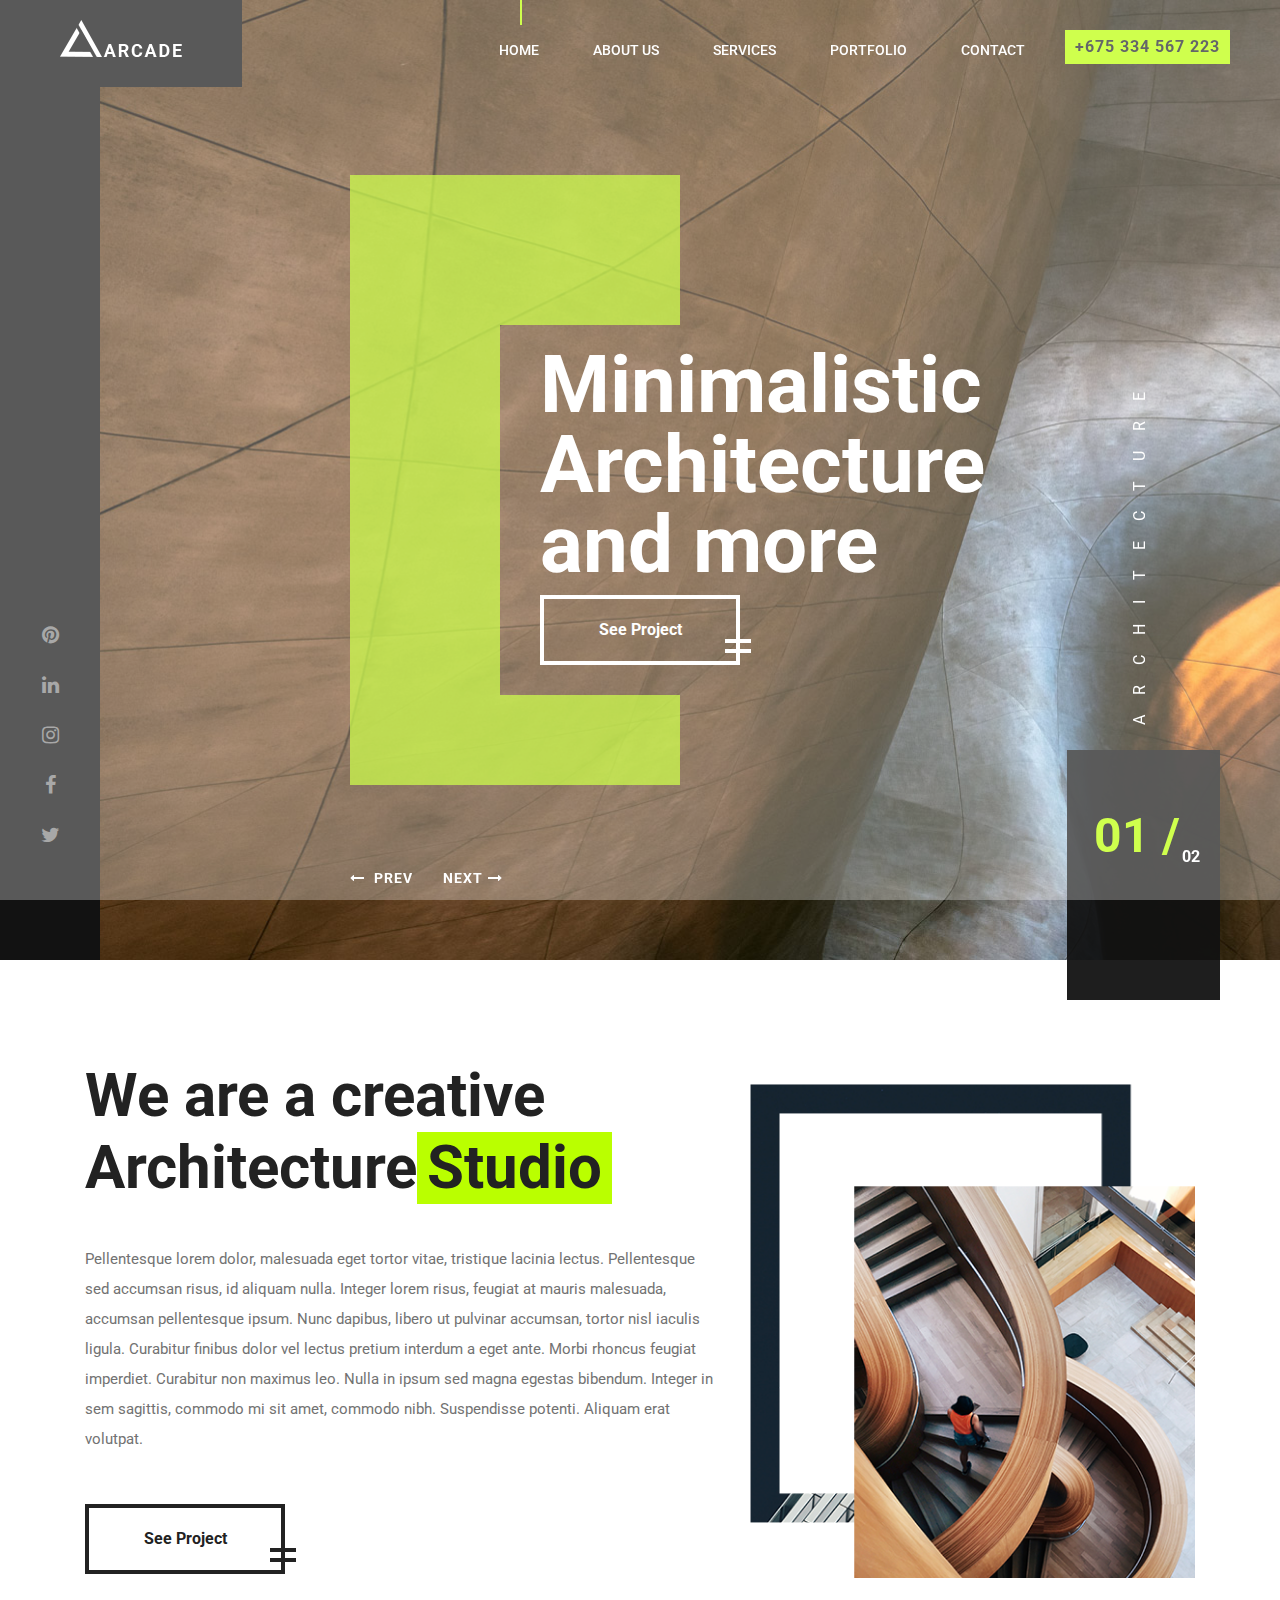
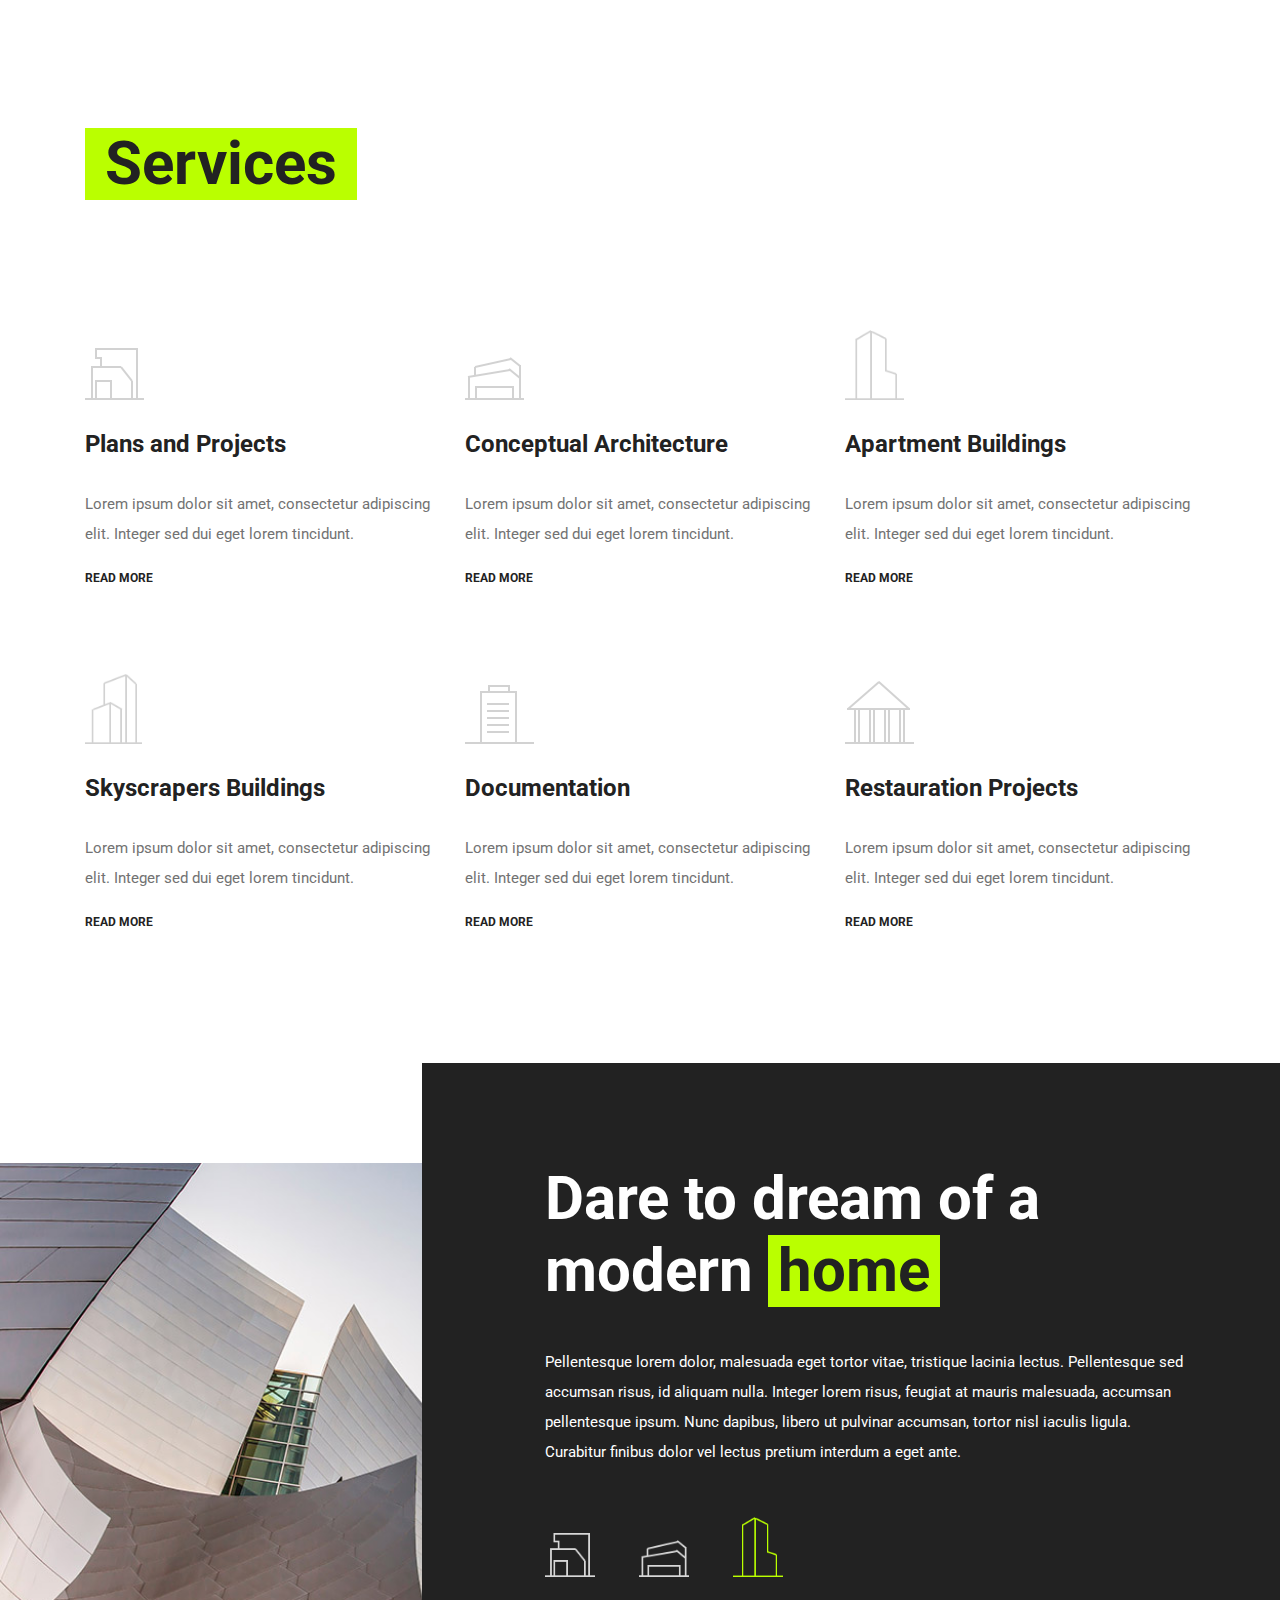
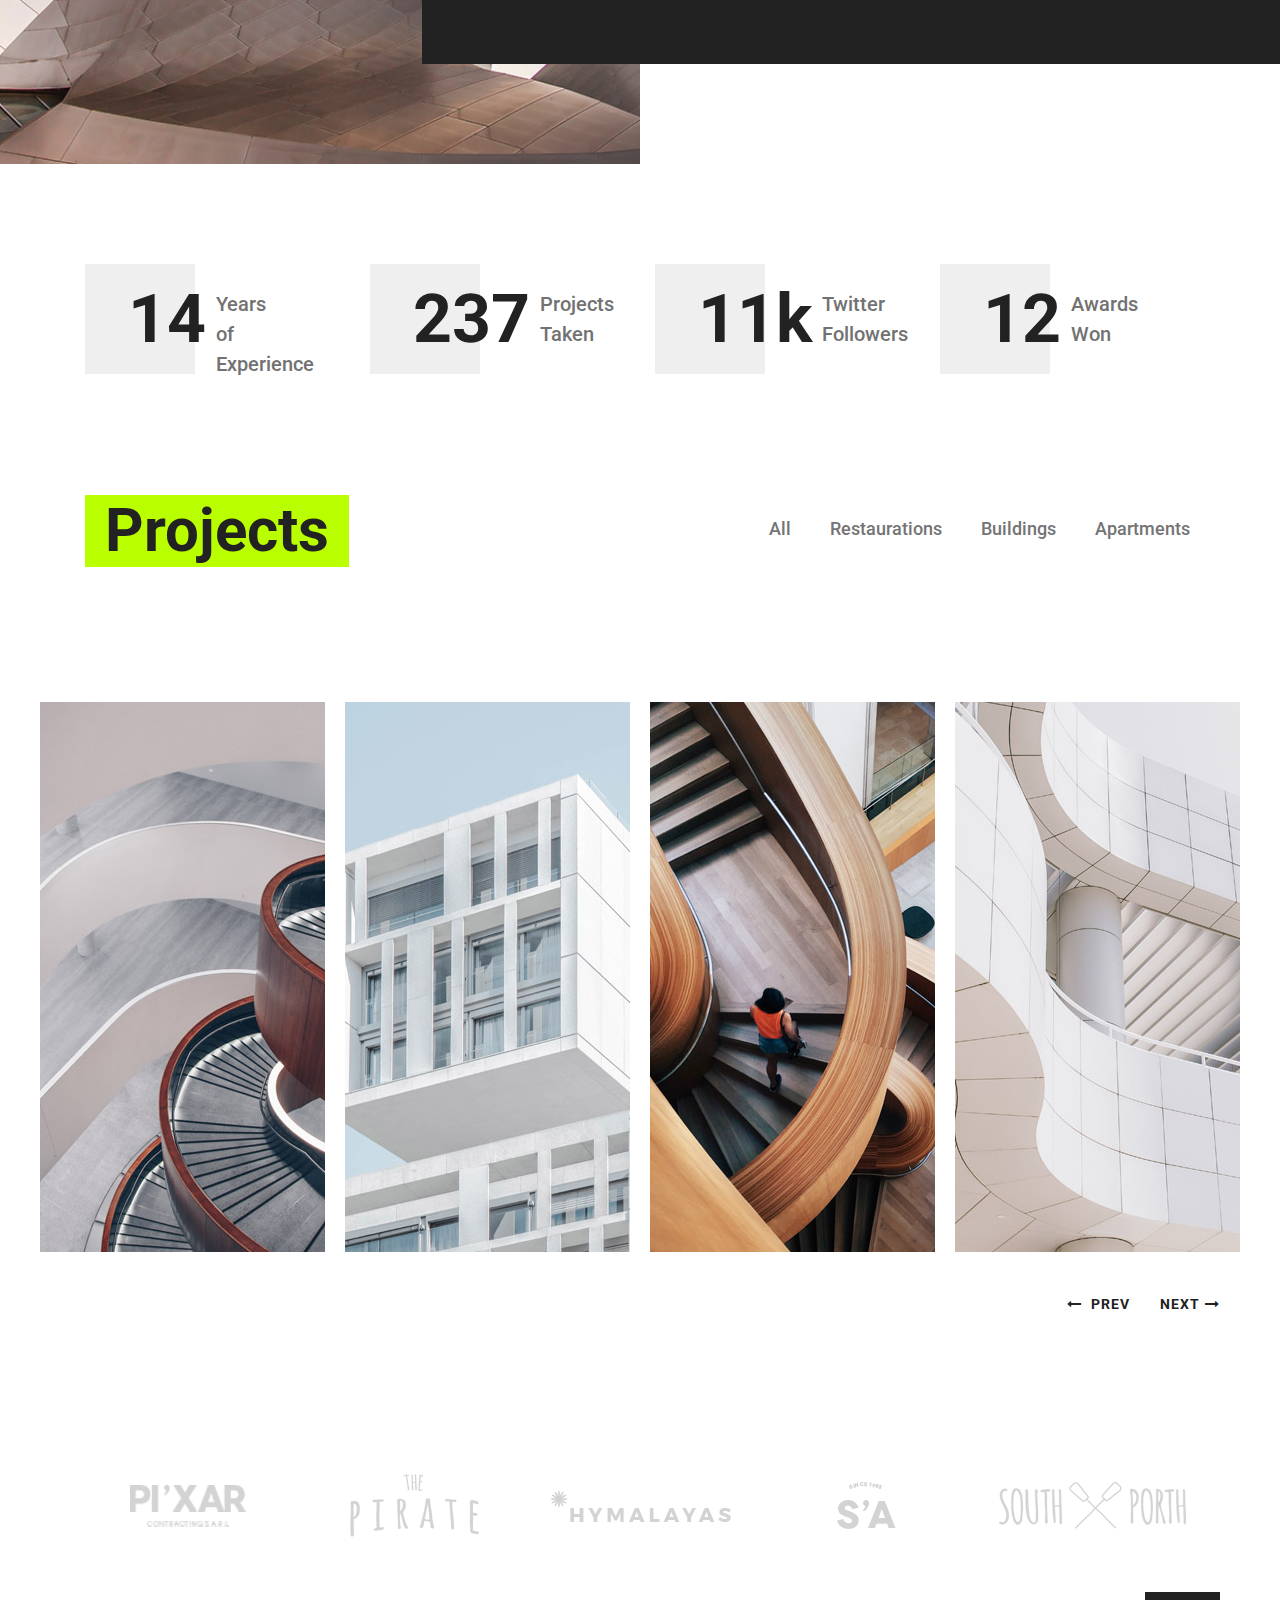
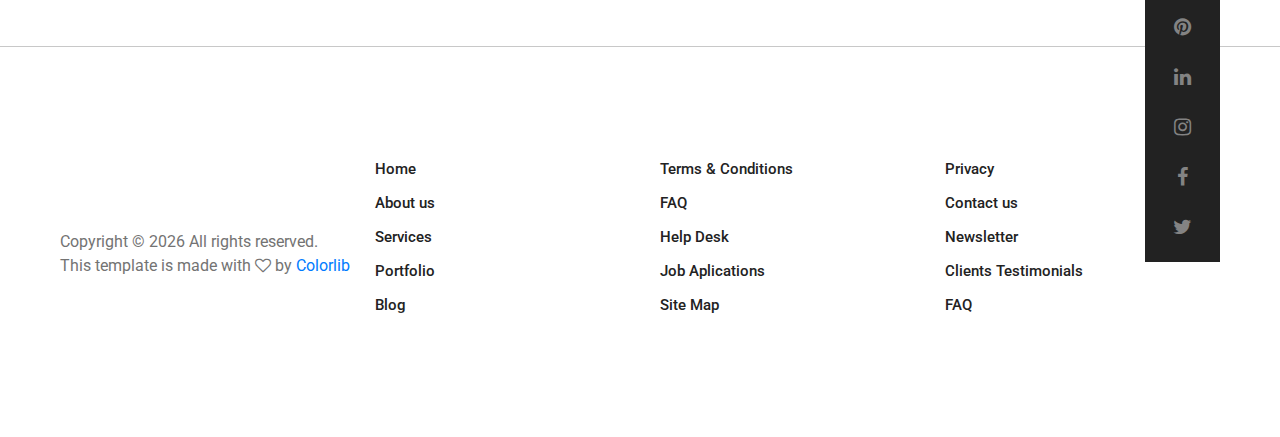
<file: index.html>
<!DOCTYPE html>
<html lang="en">
<head>
	<title>Arcade - Architecture</title>
	<meta charset="UTF-8">
	<meta name="description" content="Arcade - Architecture Template">
	<meta name="keywords" content="arcade, architecture, onepage, creative, html">
	<meta name="viewport" content="width=device-width, initial-scale=1.0">
	<!-- Favicon -->   
	<link href="img/favicon.ico" rel="shortcut icon"/>

	<!-- Google Fonts -->
	<link href="https://fonts.googleapis.com/css?family=Roboto:300,400,500,700" rel="stylesheet">

	<!-- Stylesheets -->
	<link rel="stylesheet" href="css/bootstrap.min.css"/>
	<link rel="stylesheet" href="css/font-awesome.min.css"/>
	<link rel="stylesheet" href="css/animate.css"/>
	<link rel="stylesheet" href="css/owl.carousel.css"/>
	<link rel="stylesheet" href="css/style.css"/>


	<!--[if lt IE 9]>
	  <script src="https://oss.maxcdn.com/html5shiv/3.7.2/html5shiv.min.js"></script>
	  <script src="https://oss.maxcdn.com/respond/1.4.2/respond.min.js"></script>
	<![endif]-->

</head>
<body>
	<!-- Page Preloder -->
	<div id="preloder">
		<div class="loader"></div>
	</div>
	
	<!-- Header section start -->   
	<header class="header-area">
		<a href="home.html" class="logo-area">
			<img src="img/logo.png" alt="">
		</a>
		<div class="nav-switch">
			<i class="fa fa-bars"></i>
		</div>
		<div class="phone-number">+675 334 567 223</div>
		<nav class="nav-menu">
			<ul>
				<li class="active"><a href="home.html">Home</a></li>
				<li><a href="about.html">About us</a></li>
				<li><a href="service.html">Services</a></li>
				<li><a href="portfolio.html">Portfolio</a></li>
				<li><a href="contact.html">Contact</a></li>
			</ul>
		</nav>
	</header>
	<!-- Header section end -->   


	<!-- Hero section start -->
	<section class="hero-section">
		<!-- left social link ber -->
		<div class="left-bar">
			<div class="left-bar-content">
				<div class="social-links">
					<a href="#"><i class="fa fa-pinterest"></i></a>
					<a href="#"><i class="fa fa-linkedin"></i></a>
					<a href="#"><i class="fa fa-instagram"></i></a>
					<a href="#"><i class="fa fa-facebook"></i></a>
					<a href="#"><i class="fa fa-twitter"></i></a>
				</div>
			</div>
		</div>
		<!-- hero slider area -->
		<div class="hero-slider">
			<div class="hero-slide-item set-bg" data-setbg="img/bg.jpg">
				<div class="slide-inner">
					<div class="slide-content">
					<h2>Minimalistic <br>Architecture <br> and more</h2>
					<a href="#" class="site-btn sb-light">See Project</a>
					</div>	
				</div>
			</div>	
			<div class="hero-slide-item set-bg" data-setbg="img/bg.jpg">
				<div class="slide-inner">
					<div class="slide-content">
					<h2>Minimalistic <br>Architecture <br> and more</h2>
					<a href="#" class="site-btn sb-light">See Project</a>
					</div>	
				</div>
			</div>	
		</div>
		<div class="slide-num-holder" id="snh-1"></div>
		<div class="hero-right-text">architecture</div>
	</section>
	<!-- Hero section end -->


	<!-- Intro section start -->
	<section class="intro-section pt100 pb50">
		<div class="container">
			<div class="row">
				<div class="col-lg-7 intro-text mb-5 mb-lg-0">
					<h2 class="sp-title">We are a creative Architecture<span>Studio</span></h2>
					<p>Pellentesque lorem dolor, malesuada eget tortor vitae, tristique lacinia lectus. Pellentesque sed accumsan risus, id aliquam nulla. Integer lorem risus, feugiat at mauris malesuada, accumsan pellentesque ipsum. Nunc dapibus, libero ut pulvinar accumsan, tortor nisl iaculis ligula. Curabitur finibus dolor vel lectus pretium interdum a eget ante. Morbi rhoncus feugiat imperdiet. Curabitur non maximus leo. Nulla in ipsum sed magna egestas bibendum. Integer in sem sagittis, commodo mi sit amet, commodo nibh. Suspendisse potenti. Aliquam erat volutpat. </p>
					<a href="#" class="site-btn sb-dark">See Project</a>
				</div>
				<div class="col-lg-5 pt-4">
					<img src="img/intro.png" alt="">
				</div>
			</div>
		</div>
	</section>
	<!-- Intro section end -->


	<!-- Service section start -->
	<section class="service-section spad">
		<div class="container">
			<div class="section-title">
				<h2>Services</h2>
			</div>
			<div class="row">
				<div class="col-lg-4 col-md-6">
					<div class="service-box">
						<div class="sb-icon">
							<div class="sb-img-icon">
								<img src="img/icon/dark/1.png" alt="">
							</div>
						</div>
						<h3>Plans and Projects</h3>
						<p>Lorem ipsum dolor sit amet, consectetur adipiscing elit. Integer sed dui eget lorem tincidunt.</p>
						<a href="#" class="readmore">READ MORE</a>
					</div>
				</div>
				<div class="col-lg-4 col-md-6">
					<div class="service-box">
						<div class="sb-icon">
							<div class="sb-img-icon">
								<img src="img/icon/dark/2.png" alt="">
							</div>
						</div>
						<h3>Conceptual Architecture</h3>
						<p>Lorem ipsum dolor sit amet, consectetur adipiscing elit. Integer sed dui eget lorem tincidunt.</p>
						<a href="#" class="readmore">READ MORE</a>
					</div>
				</div>
				<div class="col-lg-4 col-md-6">
					<div class="service-box">
						<div class="sb-icon">
							<div class="sb-img-icon">
								<img src="img/icon/dark/3.png" alt="">
							</div>
						</div>
						<h3>Apartment Buildings</h3>
						<p>Lorem ipsum dolor sit amet, consectetur adipiscing elit. Integer sed dui eget lorem tincidunt.</p>
						<a href="#" class="readmore">READ MORE</a>
					</div>
				</div>
				<div class="col-lg-4 col-md-6">
					<div class="service-box">
						<div class="sb-icon">
							<div class="sb-img-icon">
								<img src="img/icon/dark/4.png" alt="">
							</div>
						</div>
						<h3>Skyscrapers Buildings</h3>
						<p>Lorem ipsum dolor sit amet, consectetur adipiscing elit. Integer sed dui eget lorem tincidunt.</p>
						<a href="#" class="readmore">READ MORE</a>
					</div>
				</div>
				<div class="col-lg-4 col-md-6">
					<div class="service-box">
						<div class="sb-icon">
							<div class="sb-img-icon">
								<img src="img/icon/dark/5.png" alt="">
							</div>
						</div>
						<h3>Documentation</h3>
						<p>Lorem ipsum dolor sit amet, consectetur adipiscing elit. Integer sed dui eget lorem tincidunt.</p>
						<a href="#" class="readmore">READ MORE</a>
					</div>
				</div>
				<div class="col-lg-4 col-md-6">
					<div class="service-box">
						<div class="sb-icon">
							<div class="sb-img-icon">
								<img src="img/icon/dark/6.png" alt="">
							</div>
						</div>
						<h3>Restauration Projects</h3>
						<p>Lorem ipsum dolor sit amet, consectetur adipiscing elit. Integer sed dui eget lorem tincidunt.</p>
						<a href="#" class="readmore">READ MORE</a>
					</div>
				</div>
			</div>
		</div>
	</section>
	<!-- Service section end -->



	<!-- CTA section start -->
	<section class="cta-section pt100 pb50">
		<div class="cta-image-box"></div>
		<div class="container">
			<div class="row">
				<div class="col-lg-7 pl-lg-0 offset-lg-5 cta-content">
					<h2 class="sp-title">Dare to dream of a modern <span>home</span></h2>
					<p>Pellentesque lorem dolor, malesuada eget tortor vitae, tristique lacinia lectus. Pellentesque sed accumsan risus, id aliquam nulla. Integer lorem risus, feugiat at mauris malesuada, accumsan pellentesque ipsum. Nunc dapibus, libero ut pulvinar accumsan, tortor nisl iaculis ligula. Curabitur finibus dolor vel lectus pretium interdum a eget ante. </p>
					<div class="cta-icons">
						<div class="cta-img-icon">
							<img src="img/icon/light/1.png" alt="">
						</div>
						<div class="cta-img-icon">
							<img src="img/icon/light/2.png" alt="">
						</div>
						<div class="cta-img-icon">
							<img src="img/icon/color/3.png" alt="">
						</div>
					</div>
				</div>
			</div>
		</div>
	</section>
	<!-- CTA section end -->


	<!-- Milestones section Start -->
	<section class="milestones-section spad">
		<div class="container">
			<div class="row">
				<div class="col-lg-3 col-md-6">
					<div class="milestone">
						<h2>14</h2>
						<p>Years <br>of <br>Experience</p>
					</div>
				</div>
				<div class="col-lg-3 col-md-6">
					<div class="milestone">
						<h2>237</h2>
						<p>Projects <br>Taken</p>
					</div>
				</div>
				<div class="col-lg-3 col-md-6">
					<div class="milestone">
						<h2>11k</h2>
						<p>Twitter <br>Followers</p>
					</div>
				</div>
				<div class="col-lg-3 col-md-6">
					<div class="milestone">
						<h2>12</h2>
						<p>Awards <br>Won</p>
					</div>
				</div>
			</div>
		</div>
	</section>
	<!-- Milestones section end -->


	<!-- Projects section start -->
	<div class="projects-section pb50">
		<div class="container">
			<div class="row">
				<div class="col-lg-3">
					<div class="section-title">
						<h1>Projects</h1>
					</div>
				</div>
				<div class="col-lg-9">
					<ul class="projects-filter-nav">
						<li class="btn-filter" data-filter="*">All</li>
						<li class="btn-filter" data-filter=".rest">Restaurations</li>
						<li class="btn-filter" data-filter=".build">Buildings</li>
						<li class="btn-filter" data-filter=".apart">Apartments</li>
					</ul>
				</div>
			</div>
		</div>                      
		<div id="projects-carousel" class="projects-slider">
			<div class="single-project set-bg rest" data-setbg="img/projects/1.jpg">
				<div class="project-content">
					<h2>Biggest <br> Restaurations</h2>
					<p>Jan 19, 2018</p>
					<a href="#" class="seemore">See Project </a>
				</div>
			</div>
			<div class="single-project set-bg build" data-setbg="img/projects/2.jpg">
				<div class="project-content">
					<h2>Office <br> Building</h2>
					<p>Jan 19, 2018</p>
					<a href="#" class="seemore">See Project </a>
				</div>
			</div>
			<div class="single-project set-bg apart" data-setbg="img/projects/3.jpg">
				<div class="project-content">
					<h2>Nice <br> Apartments</h2>
					<p>Jan 19, 2018</p>
					<a href="#" class="seemore">See Project </a>
				</div>
			</div>
			<div class="single-project set-bg rest" data-setbg="img/projects/4.jpg">
				<div class="project-content">
					<h2>Biggest <br> Restaurations</h2>
					<p>Jan 19, 2018</p>
					<a href="#" class="seemore">See Project </a>
				</div>
			</div>
			<div class="single-project set-bg apart" data-setbg="img/projects/2.jpg">
				<div class="project-content">
					<h2>Office <br> Building</h2>
					<p>Jan 19, 2018</p>
					<a href="#" class="seemore">See Project </a>
				</div>
			</div>
		</div>
	</div>
	<!-- Projects section end -->


	<!-- Clients section start -->
	<div class="client-section spad">
		<div class="container">
			<div id="client-carousel" class="client-slider">
				<div class="single-brand">
					<a href="#">
						<img src="img/clients/1.png" alt="">
					</a>
				</div>
				<div class="single-brand">
					<a href="#">
						<img src="img/clients/2.png" alt="">
					</a>
				</div>
				<div class="single-brand">
					<a href="#">
						<img src="img/clients/3.png" alt="">
					</a>
				</div>
				<div class="single-brand">
					<a href="#">
						<img src="img/clients/4.png" alt="">
					</a>
				</div>
				<div class="single-brand">
					<a href="#">
						<img src="img/clients/5.png" alt="">
					</a>
				</div>
			</div>
		</div>
	</div>
	<!-- Clients section end -->


	<!-- Footer section start -->
	<footer class="footer-section">
		<div class="footer-social">
			<div class="social-links">
				<a href="#"><i class="fa fa-pinterest"></i></a>
				<a href="#"><i class="fa fa-linkedin"></i></a>
				<a href="#"><i class="fa fa-instagram"></i></a>
				<a href="#"><i class="fa fa-facebook"></i></a>
				<a href="#"><i class="fa fa-twitter"></i></a>
			</div>
		</div>
		<div class="container">
			<div class="row">
				<div class="col-lg-9 offset-lg-3">
					<div class="row">
						<div class="col-md-4">
							<div class="footer-item">
								<ul>
									<li><a href="#">Home</a></li>
									<li><a href="#">About us</a></li>
									<li><a href="#">Services</a></li>
									<li><a href="#">Portfolio</a></li>
									<li><a href="#">Blog</a></li>
								</ul>
							</div>
						</div>
						<div class="col-md-4">
							<div class="footer-item">
								<ul>
									<li><a href="#">Terms & Conditions</a></li>
									<li><a href="#">FAQ</a></li>
									<li><a href="#">Help Desk</a></li>
									<li><a href="#">Job Aplications</a></li>
									<li><a href="#">Site Map</a></li>
								</ul>
							</div>
						</div>
						<div class="col-md-4">
							<div class="footer-item">
								<ul>
									<li><a href="#">Privacy</a></li>
									<li><a href="#">Contact us</a></li>
									<li><a href="#">Newsletter</a></li>
									<li><a href="#">Clients Testimonials</a></li>
									<li><a href="#">FAQ</a></li>
								</ul>
							</div>
						</div>
					</div>
				</div>
			</div>
		</div>

		<!-- Link back to Colorlib can't be removed. Template is licensed under CC BY 3.0. -->
     <div class="copyright">Copyright &copy; <script>document.write(new Date().getFullYear());</script> All rights reserved.  <br>This template is made with <i class="fa fa-heart-o" aria-hidden="true"></i> by <a href="https://colorlib.com" target="_blank">Colorlib</a></div>
    <!-- Link back to Colorlib can't be removed. Template is licensed under CC BY 3.0. -->

	</footer>
	<!-- Footer section end -->




	<!--====== Javascripts & Jquery ======-->
	<script src="js/jquery-2.1.4.min.js"></script>
	<script src="js/bootstrap.min.js"></script>
	<script src="js/isotope.pkgd.min.js"></script>
	<script src="js/owl.carousel.min.js"></script>
	<script src="js/jquery.owl-filter.js"></script>
	<script src="js/magnific-popup.min.js"></script>
	<script src="js/circle-progress.min.js"></script>
	<script src="js/main.js"></script>
</body>
</html>
</file>
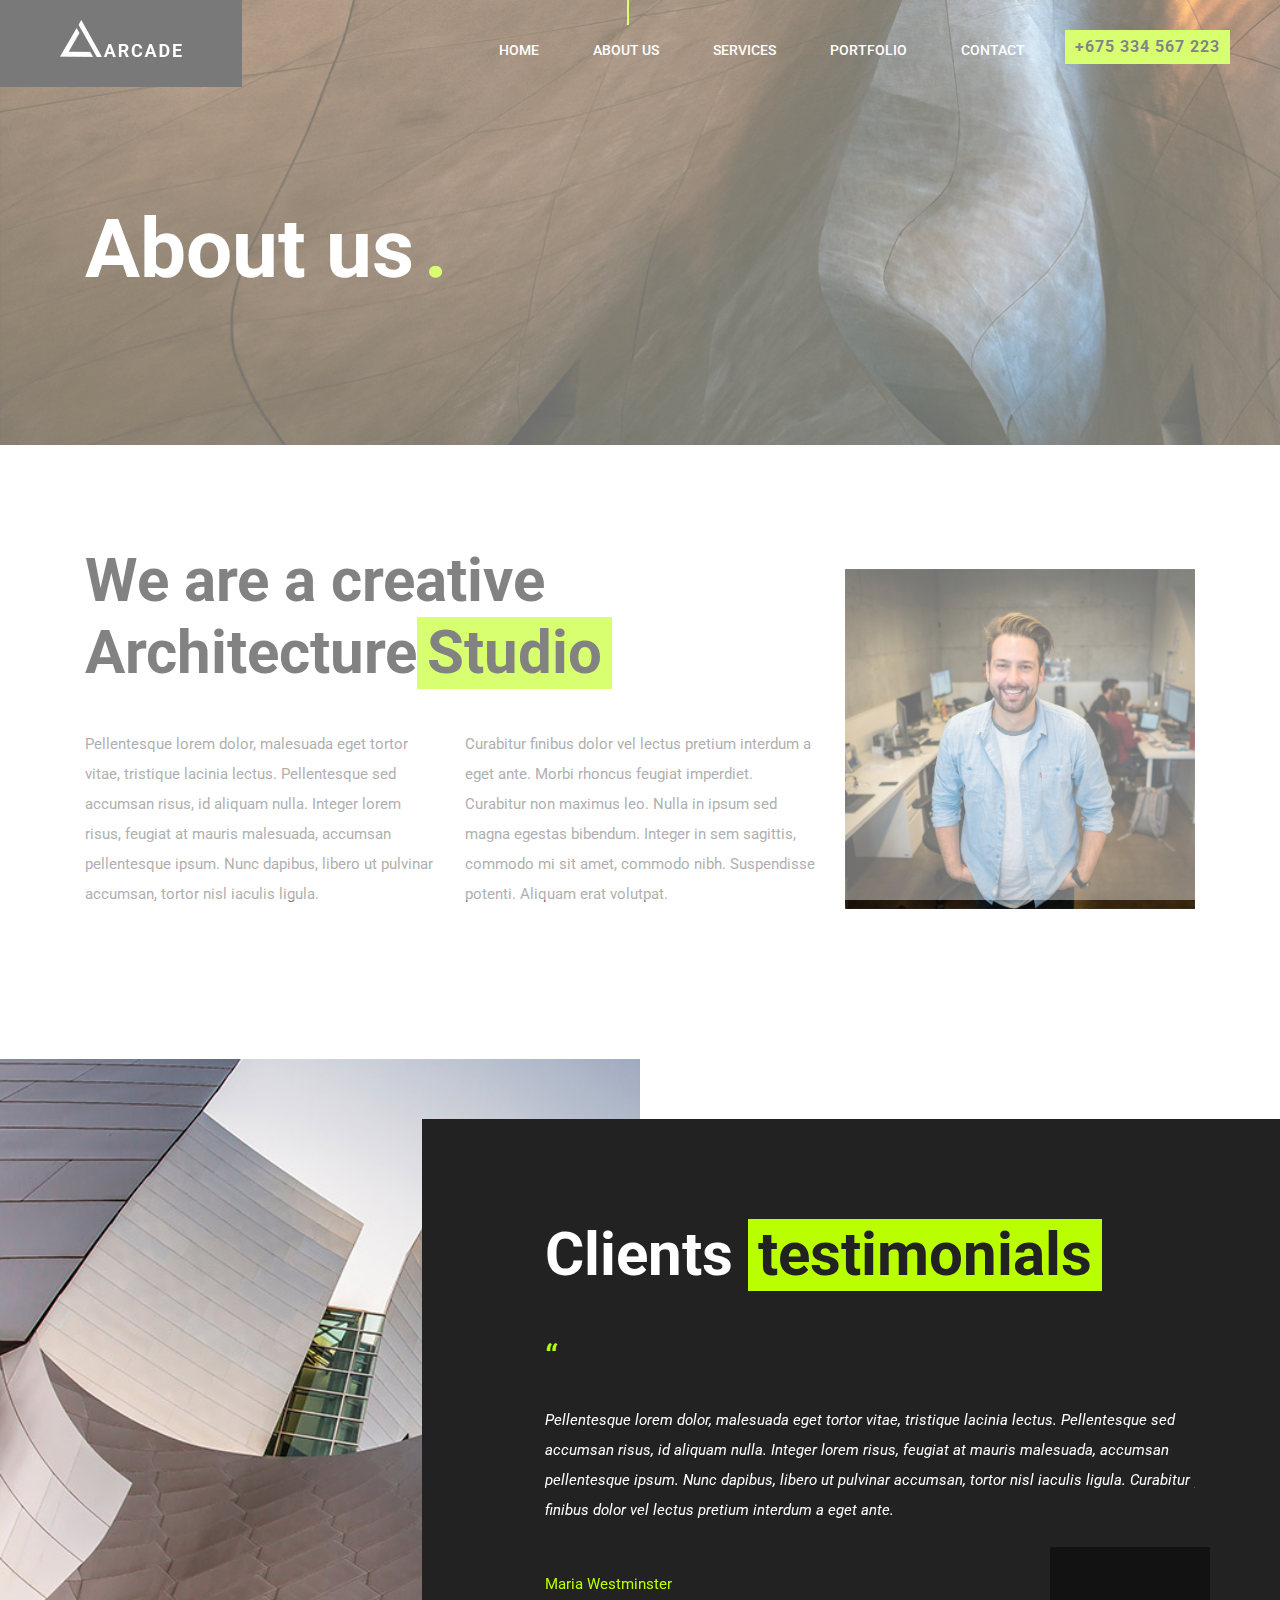
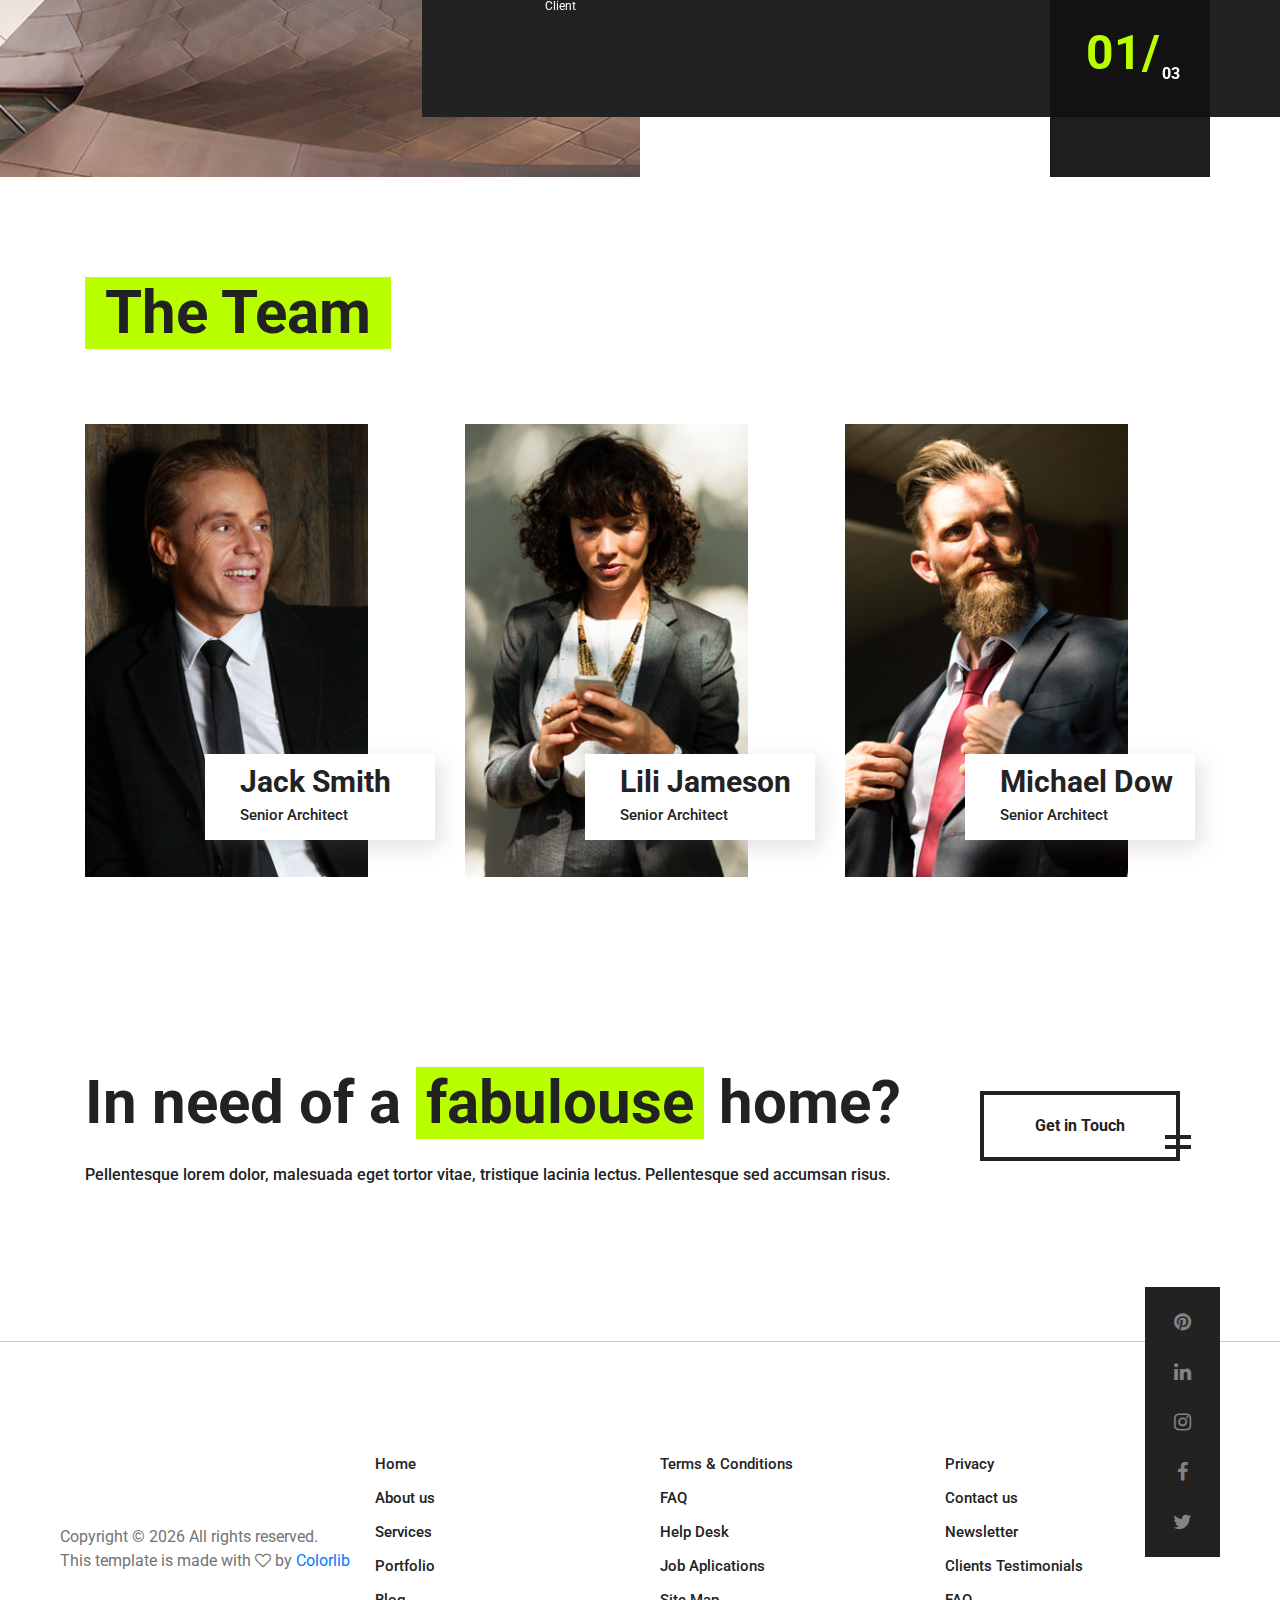
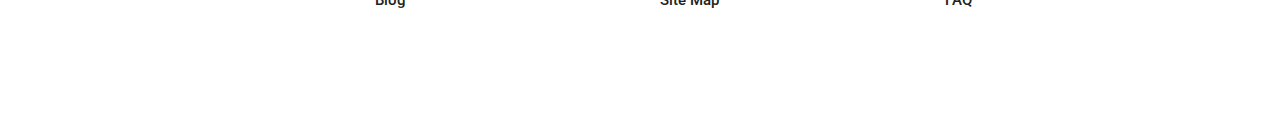
<file: about.html>
<!DOCTYPE html>
<html lang="en">
<head>
	<title>Arcade - Architecture</title>
	<meta charset="UTF-8">
	<meta name="description" content="Arcade - Architecture Template">
	<meta name="keywords" content="arcade, architecture, onepage, creative, html">
	<meta name="viewport" content="width=device-width, initial-scale=1.0">
	<!-- Favicon -->   
	<link href="img/favicon.ico" rel="shortcut icon"/>

	<!-- Google Fonts -->
	<link href="https://fonts.googleapis.com/css?family=Roboto:300,400,500,700" rel="stylesheet">

	<!-- Stylesheets -->
	<link rel="stylesheet" href="css/bootstrap.min.css"/>
	<link rel="stylesheet" href="css/font-awesome.min.css"/>
	<link rel="stylesheet" href="css/animate.css"/>
	<link rel="stylesheet" href="css/owl.carousel.css"/>
	<link rel="stylesheet" href="css/style.css"/>


	<!--[if lt IE 9]>
	  <script src="https://oss.maxcdn.com/html5shiv/3.7.2/html5shiv.min.js"></script>
	  <script src="https://oss.maxcdn.com/respond/1.4.2/respond.min.js"></script>
	<![endif]-->

</head>
<body>
	<!-- Page Preloder -->
	<div id="preloder">
		<div class="loader"></div>
	</div>
	
	<!-- Header section start -->   
	<header class="header-area">
		<a href="home.html" class="logo-area">
			<img src="img/logo.png" alt="">
		</a>
		<div class="nav-switch">
			<i class="fa fa-bars"></i>
		</div>
		<div class="phone-number">+675 334 567 223</div>
		<nav class="nav-menu">
			<ul>
				<li><a href="home.html">Home</a></li>
				<li class="active"><a href="about.html">About us</a></li>
				<li><a href="service.html">Services</a></li>
				<li><a href="portfolio.html">Portfolio</a></li>
				<li><a href="contact.html">Contact</a></li>
			</ul>
		</nav>
	</header>
	<!-- Header section end -->   


	<!-- Page header section start -->
	<section class="page-header-section set-bg" data-setbg="img/header-bg.jpg">
		<div class="container">
			<h1 class="header-title">About us<span>.</span></h1>
		</div>
	</section>
	<!-- Page header section end -->



	<!-- Intro section start -->
	<section class="intro-section spad">
		<div class="container">
			<div class="row">
				<div class="col-lg-8 intro-text">
					<h1>We are a creative Architecture<span>Studio</span></h1>
					<div class="row">
						<div class="col-md-6">
							<p>Pellentesque lorem dolor, malesuada eget tortor vitae, tristique lacinia lectus. Pellentesque sed accumsan risus, id aliquam nulla. Integer lorem risus, feugiat at mauris malesuada, accumsan pellentesque ipsum. Nunc dapibus, libero ut pulvinar accumsan, tortor nisl iaculis ligula. </p>
						</div>
						<div class="col-md-6">
							<p>Curabitur finibus dolor vel lectus pretium interdum a eget ante. Morbi rhoncus feugiat imperdiet. Curabitur non maximus leo. Nulla in ipsum sed magna egestas bibendum. Integer in sem sagittis, commodo mi sit amet, commodo nibh. Suspendisse potenti. Aliquam erat volutpat. </p>
						</div>
					</div>
				</div>
				<div class="col-lg-4 pt-4">
					<img src="img/about.jpg" alt="">
				</div>
			</div>
		</div>
	</section>
	<!-- Intro section end -->


	<!-- Testimonials section start -->
	<section class="testimonials-section spad">
		<div class="testimonials-image-box"></div>
		<div class="container">
			<div class="row">
				<div class="col-lg-7 pl-lg-0 offset-lg-5 cta-content">
					<h1>Clients <span>testimonials</span></h1>
					<div class="qut">“</div>
					<div class="testimonials-slider" id="test-slider">
						<div class="ts-item">
							<p>Pellentesque lorem dolor, malesuada eget tortor vitae, tristique lacinia lectus. Pellentesque sed accumsan risus, id aliquam nulla. Integer lorem risus, feugiat at mauris malesuada, accumsan pellentesque ipsum. Nunc dapibus, libero ut pulvinar accumsan, tortor nisl iaculis ligula. Curabitur finibus dolor vel lectus pretium interdum a eget ante. </p>
							<h4>Maria Westminster</h4>
							<span>Client</span>
						</div>
						<div class="ts-item">
							<p>Pellentesque lorem dolor, malesuada eget tortor vitae, tristique lacinia lectus. Pellentesque sed accumsan risus, id aliquam nulla. Integer lorem risus, feugiat at mauris malesuada, accumsan pellentesque ipsum. Nunc dapibus, libero ut pulvinar accumsan, tortor nisl iaculis ligula. Curabitur finibus dolor vel lectus pretium interdum a eget ante. </p>
							<h4>Maria Westminster</h4>
							<span>Client</span>
						</div>
						<div class="ts-item">
							<p>Pellentesque lorem dolor, malesuada eget tortor vitae, tristique lacinia lectus. Pellentesque sed accumsan risus, id aliquam nulla. Integer lorem risus, feugiat at mauris malesuada, accumsan pellentesque ipsum. Nunc dapibus, libero ut pulvinar accumsan, tortor nisl iaculis ligula. Curabitur finibus dolor vel lectus pretium interdum a eget ante. </p>
							<h4>Maria Westminster</h4>
							<span>Client</span>
						</div>
					</div>
					<div class="slide-num-holder test-slider" id="snh-2"></div>
				</div>
			</div>
		</div>
	</section>
	<!-- Testimonials section end -->



	<!-- Team section start -->
	<section class="team-section spad">
		<div class="container">
			<div class="section-title mb100">
				<h1>The Team</h1>
			</div>
			<div class="row">
				<div class="col-lg-4 col-md-6">
					<div class="team-member">
						<img src="img/team/1.jpg" alt="">
						<div class="member-info">
							<h2>Jack Smith</h2>
							<p>Senior Architect</p>
						</div>
					</div>
				</div>
				<div class="col-lg-4 col-md-6">
					<div class="team-member">
						<img src="img/team/2.jpg" alt="">
						<div class="member-info">
							<h2>Lili Jameson</h2>
							<p>Senior Architect</p>
						</div>
					</div>
				</div>
				<div class="col-lg-4 col-md-6">
					<div class="team-member">
						<img src="img/team/3.jpg" alt="">
						<div class="member-info">
							<h2>Michael Dow</h2>
							<p>Senior Architect</p>
						</div>
					</div>
				</div>
			</div>
		</div>
	</section>
	<!-- Team section end -->


	<section class="promo-section">
		<div class="container">
			<div class="row">
				<div class="col-lg-9 promo-text">
					<h1>In need of a <span>fabulouse</span> home?</h1>
					<p>Pellentesque lorem dolor, malesuada eget tortor vitae, tristique lacinia lectus. Pellentesque sed accumsan risus.</p>
				</div>
				<div class="col-lg-3 text-lg-right">
					<a href="#" class="site-btn sb-dark mt-4">Get in Touch</a>
				</div>
			</div>
		</div>
	</section>




	<!-- Footer section start -->
	<footer class="footer-section">
		<div class="footer-social">
			<div class="social-links">
				<a href="#"><i class="fa fa-pinterest"></i></a>
				<a href="#"><i class="fa fa-linkedin"></i></a>
				<a href="#"><i class="fa fa-instagram"></i></a>
				<a href="#"><i class="fa fa-facebook"></i></a>
				<a href="#"><i class="fa fa-twitter"></i></a>
			</div>
		</div>
		<div class="container">
			<div class="row">
				<div class="col-lg-9 offset-lg-3">
					<div class="row">
						<div class="col-md-4">
							<div class="footer-item">
								<ul>
									<li><a href="#">Home</a></li>
									<li><a href="#">About us</a></li>
									<li><a href="#">Services</a></li>
									<li><a href="#">Portfolio</a></li>
									<li><a href="#">Blog</a></li>
								</ul>
							</div>
						</div>
						<div class="col-md-4">
							<div class="footer-item">
								<ul>
									<li><a href="#">Terms & Conditions</a></li>
									<li><a href="#">FAQ</a></li>
									<li><a href="#">Help Desk</a></li>
									<li><a href="#">Job Aplications</a></li>
									<li><a href="#">Site Map</a></li>
								</ul>
							</div>
						</div>
						<div class="col-md-4">
							<div class="footer-item">
								<ul>
									<li><a href="#">Privacy</a></li>
									<li><a href="#">Contact us</a></li>
									<li><a href="#">Newsletter</a></li>
									<li><a href="#">Clients Testimonials</a></li>
									<li><a href="#">FAQ</a></li>
								</ul>
							</div>
						</div>
					</div>
				</div>
			</div>
		</div>
		<!-- Link back to Colorlib can't be removed. Template is licensed under CC BY 3.0. -->
     <div class="copyright">Copyright &copy; <script>document.write(new Date().getFullYear());</script> All rights reserved.  <br>This template is made with <i class="fa fa-heart-o" aria-hidden="true"></i> by <a href="https://colorlib.com" target="_blank">Colorlib</a></div>
    <!-- Link back to Colorlib can't be removed. Template is licensed under CC BY 3.0. -->
	</footer>
	<!-- Footer section end -->



	<!--====== Javascripts & Jquery ======-->
	<script src="js/jquery-2.1.4.min.js"></script>
	<script src="js/bootstrap.min.js"></script>
	<script src="js/isotope.pkgd.min.js"></script>
	<script src="js/owl.carousel.min.js"></script>
	<script src="js/jquery.owl-filter.js"></script>
	<script src="js/magnific-popup.min.js"></script>
	<script src="js/circle-progress.min.js"></script>
	<script src="js/main.js"></script>
</body>
</html>
</file>
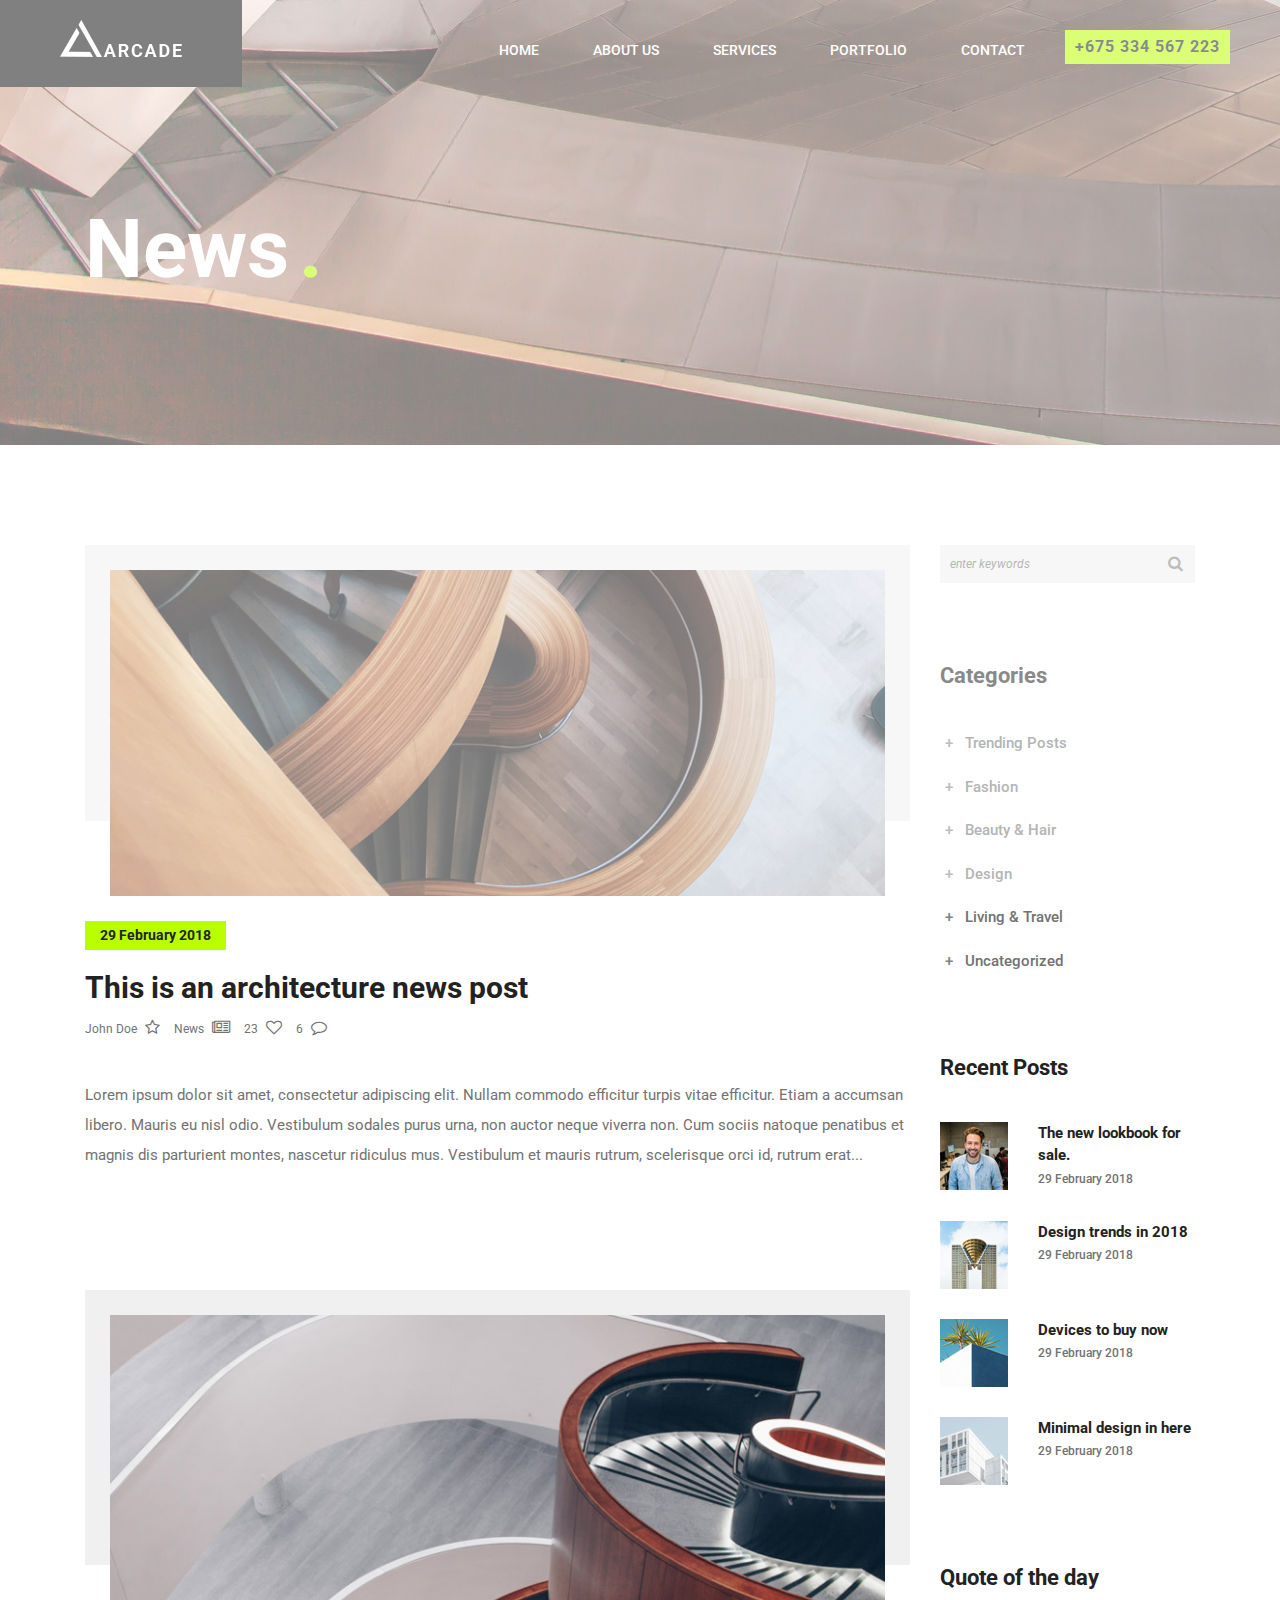
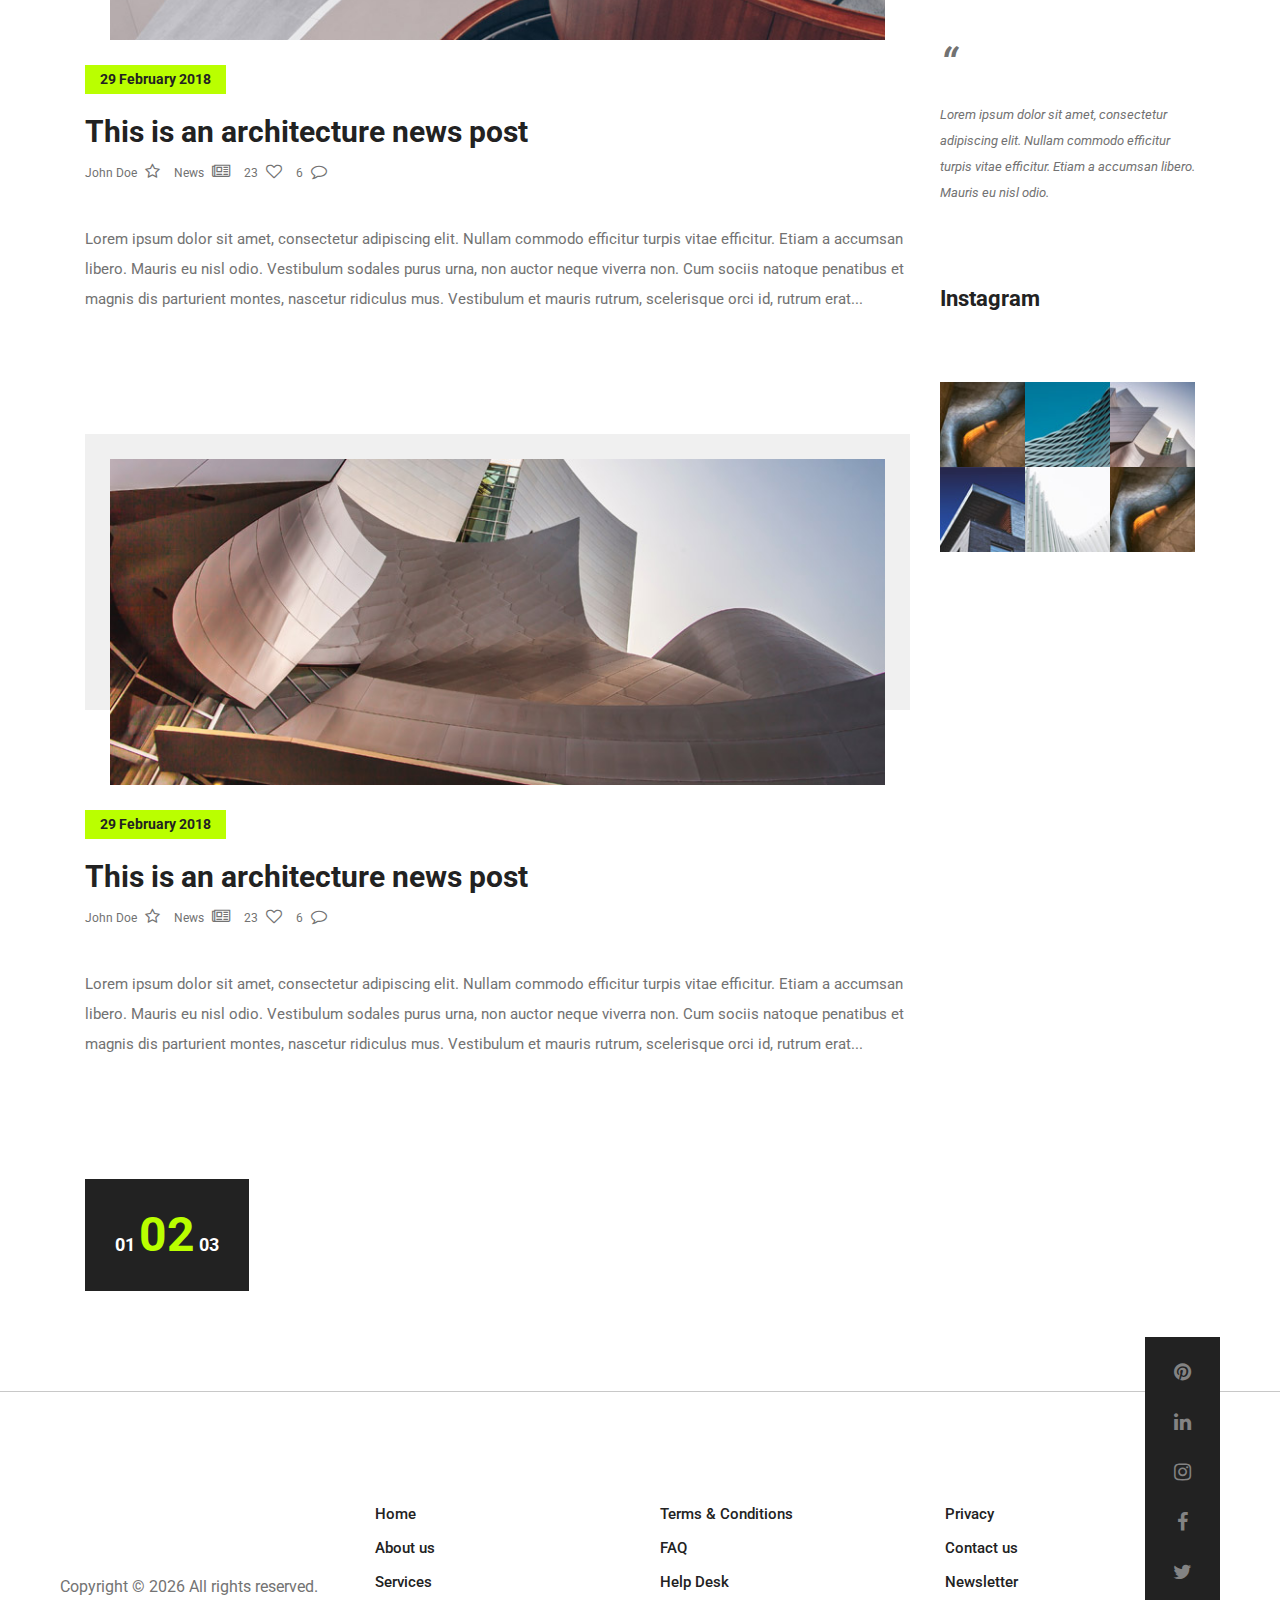
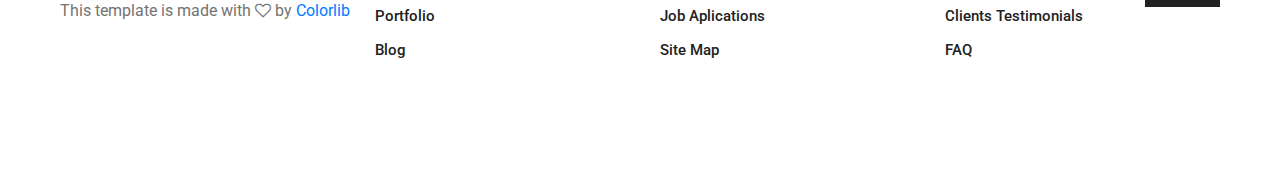
<file: blog.html>
<!DOCTYPE html>
<html lang="en">
<head>
	<title>Arcade - Architecture</title>
	<meta charset="UTF-8">
	<meta name="description" content="Arcade - Architecture Template">
	<meta name="keywords" content="arcade, architecture, onepage, creative, html">
	<meta name="viewport" content="width=device-width, initial-scale=1.0">
	<!-- Favicon -->   
	<link href="img/favicon.ico" rel="shortcut icon"/>

	<!-- Google Fonts -->
	<link href="https://fonts.googleapis.com/css?family=Roboto:300,400,500,700" rel="stylesheet">

	<!-- Stylesheets -->
	<link rel="stylesheet" href="css/bootstrap.min.css"/>
	<link rel="stylesheet" href="css/font-awesome.min.css"/>
	<link rel="stylesheet" href="css/animate.css"/>
	<link rel="stylesheet" href="css/owl.carousel.css"/>
	<link rel="stylesheet" href="css/style.css"/>


	<!--[if lt IE 9]>
	  <script src="https://oss.maxcdn.com/html5shiv/3.7.2/html5shiv.min.js"></script>
	  <script src="https://oss.maxcdn.com/respond/1.4.2/respond.min.js"></script>
	<![endif]-->

</head>
<body>
	<!-- Page Preloder -->
	<div id="preloder">
		<div class="loader"></div>
	</div>
	
	<!-- Header section start -->   
	<header class="header-area">
		<a href="home.html" class="logo-area">
			<img src="img/logo.png" alt="">
		</a>
		<div class="nav-switch">
			<i class="fa fa-bars"></i>
		</div>
		<div class="phone-number">+675 334 567 223</div>
		<nav class="nav-menu">
			<ul>
				<li><a href="home.html">Home</a></li>
				<li><a href="about.html">About us</a></li>
				<li><a href="service.html">Services</a></li>
				<li><a href="portfolio.html">Portfolio</a></li>
				<li><a href="contact.html">Contact</a></li>
			</ul>
		</nav>
	</header>
	<!-- Header section end -->   


	<!-- Page header section start -->
	<section class="page-header-section set-bg" data-setbg="img/header-bg-1.jpg">
		<div class="container">
			<h1 class="header-title">News<span>.</span></h1>
		</div>
	</section>
	<!-- Page header section end -->


	<!-- Page section start -->	
	<section class="page-section spad">
		<div class="container">
			<div class="row">
				<div class="col-lg-9 col-md-12">
					<!-- Blog post -->
					<div class="blog-post">
						<div class="thumb">
							<a href="#">
								<img src="img/blog/1.jpg" alt="">
							</a>
						</div>
						<div class="blog-content">
							<div class="post-date">29 February 2018</div>
							<h2><a href="">This is an architecture news post</a></h2>
							<div class="post-meta">
								<a href="#">John Doe <i class="fa fa-star-o"></i></a> 
								<a href="#">News <i class="fa fa-newspaper-o"></i></a> 
								<a href="#">23 <i class="fa fa-heart-o"></i></a> 
								<a href="#">6 <i class="fa fa-comment-o"></i></a> 
							</div>
							<p>Lorem ipsum dolor sit amet, consectetur adipiscing elit. Nullam commodo efficitur turpis vitae efficitur. Etiam a accumsan libero. Mauris eu nisl odio. Vestibulum sodales purus urna, non auctor neque viverra non. Cum sociis natoque penatibus et magnis dis parturient montes, nascetur ridiculus mus. Vestibulum et mauris rutrum, scelerisque orci id, rutrum erat...</p>
						</div>
					</div>
					<!-- Blog post -->
					<div class="blog-post">
						<div class="thumb">
							<a href="#">
								<img src="img/blog/2.jpg" alt="">
							</a>
						</div>
						<div class="blog-content">
							<div class="post-date">29 February 2018</div>
							<h2><a href="">This is an architecture news post</a></h2>
							<div class="post-meta">
								<a href="#">John Doe <i class="fa fa-star-o"></i></a> 
								<a href="#">News <i class="fa fa-newspaper-o"></i></a> 
								<a href="#">23 <i class="fa fa-heart-o"></i></a> 
								<a href="#">6 <i class="fa fa-comment-o"></i></a> 
							</div>
							<p>Lorem ipsum dolor sit amet, consectetur adipiscing elit. Nullam commodo efficitur turpis vitae efficitur. Etiam a accumsan libero. Mauris eu nisl odio. Vestibulum sodales purus urna, non auctor neque viverra non. Cum sociis natoque penatibus et magnis dis parturient montes, nascetur ridiculus mus. Vestibulum et mauris rutrum, scelerisque orci id, rutrum erat...</p>
						</div>
					</div>
					<!-- Blog post -->
					<div class="blog-post">
						<div class="thumb">
							<a href="#">
								<img src="img/blog/3.jpg" alt="">
							</a>
						</div>
						<div class="blog-content">
							<div class="post-date">29 February 2018</div>
							<h2><a href="">This is an architecture news post</a></h2>
							<div class="post-meta">
								<a href="#">John Doe <i class="fa fa-star-o"></i></a> 
								<a href="#">News <i class="fa fa-newspaper-o"></i></a> 
								<a href="#">23 <i class="fa fa-heart-o"></i></a> 
								<a href="#">6 <i class="fa fa-comment-o"></i></a> 
							</div>
							<p>Lorem ipsum dolor sit amet, consectetur adipiscing elit. Nullam commodo efficitur turpis vitae efficitur. Etiam a accumsan libero. Mauris eu nisl odio. Vestibulum sodales purus urna, non auctor neque viverra non. Cum sociis natoque penatibus et magnis dis parturient montes, nascetur ridiculus mus. Vestibulum et mauris rutrum, scelerisque orci id, rutrum erat...</p>
						</div>
					</div>
					<div class="pagination">
						<a href="#">01</a>
						<a href="" class="active">02</a>
						<a href="">03</a>
					</div>
				</div>
				<div class="col-lg-3 col-md-5 mt-5 mt-lg-0 sidebar">
					<!-- widget -->
					<div class="widget-area">
						<form class="search">
							<input type="text" placeholder="enter keywords">
							<button><i class="fa fa-search"></i></button>
						</form>
					</div>
					<!-- widget -->
					<div class="widget-area">
						<h3 class="widget-title">Categories</h3>
						<ul>
							<li><a href="">Trending Posts </a></li>
							<li><a href="">Fashion</a></li>
							<li><a href="">Beauty & Hair</a></li>
							<li><a href="">Design</a></li>
							<li><a href="">Living & Travel</a></li>
							<li><a href="">Uncategorized</a></li>
						</ul>
					</div>
					<!-- widget -->
					<div class="widget-area">
						<h3 class="widget-title">Recent Posts</h3>
						<div class="rp-widget">
							<div class="rp-widget-item">
								<div class="thumb">
									<img src="img/blog/recent-post/1.jpg" alt="#">
								</div>
								<div class="rp-content">
									<h4>The new lookbook for sale.</h4>
									<p>29 February 2018</p>
								</div>
							</div>
							<div class="rp-widget-item">
								<div class="thumb">
									<img src="img/blog/recent-post/2.jpg" alt="#">
								</div>
								<div class="rp-content">
									<h4>Design trends in 2018</h4>
									<p>29 February 2018</p>
								</div>
							</div>
							<div class="rp-widget-item">
								<div class="thumb">
									<img src="img/blog/recent-post/3.jpg" alt="#">
								</div>
								<div class="rp-content">
									<h4>Devices to buy now</h4>
									<p>29 February 2018</p>
								</div>
							</div>
							<div class="rp-widget-item">
								<div class="thumb">
									<img src="img/blog/recent-post/4.jpg" alt="#">
								</div>
								<div class="rp-content">
									<h4>Minimal design in here</h4>
									<p>29 February 2018</p>
								</div>
							</div>
						</div>
					</div>
					<!-- widget -->
					<div class="widget-area">
						<h3 class="widget-title">Quote of the day</h3>
						<div class="quote-widget">
							<span>“</span>
							<p>Lorem ipsum dolor sit amet, consectetur adipiscing elit. Nullam commodo efficitur turpis vitae efficitur. Etiam a accumsan libero. Mauris eu nisl odio. </p>
						</div>
					</div>
					<!-- widget -->
					<div class="widget-area">
						<h3 class="widget-title">Instagram</h3>
						<div class="instagram-widget">
							<a href="#"><img src="img/blog/instagram/1.jpg" alt="#"></a>
							<a href="#"><img src="img/blog/instagram/2.jpg" alt="#"></a>
							<a href="#"><img src="img/blog/instagram/3.jpg" alt="#"></a>
							<a href="#"><img src="img/blog/instagram/4.jpg" alt="#"></a>
							<a href="#"><img src="img/blog/instagram/5.jpg" alt="#"></a>
							<a href="#"><img src="img/blog/instagram/1.jpg" alt="#"></a>
						</div>
					</div>
				</div>
			</div>
		</div>
	</section>
	<!-- Page section end -->


	<!-- Footer section start -->
	<footer class="footer-section">
		<div class="footer-social">
			<div class="social-links">
				<a href="#"><i class="fa fa-pinterest"></i></a>
				<a href="#"><i class="fa fa-linkedin"></i></a>
				<a href="#"><i class="fa fa-instagram"></i></a>
				<a href="#"><i class="fa fa-facebook"></i></a>
				<a href="#"><i class="fa fa-twitter"></i></a>
			</div>
		</div>
		<div class="container">
			<div class="row">
				<div class="col-lg-9 offset-lg-3">
					<div class="row">
						<div class="col-md-4">
							<div class="footer-item">
								<ul>
									<li><a href="#">Home</a></li>
									<li><a href="#">About us</a></li>
									<li><a href="#">Services</a></li>
									<li><a href="#">Portfolio</a></li>
									<li><a href="#">Blog</a></li>
								</ul>
							</div>
						</div>
						<div class="col-md-4">
							<div class="footer-item">
								<ul>
									<li><a href="#">Terms & Conditions</a></li>
									<li><a href="#">FAQ</a></li>
									<li><a href="#">Help Desk</a></li>
									<li><a href="#">Job Aplications</a></li>
									<li><a href="#">Site Map</a></li>
								</ul>
							</div>
						</div>
						<div class="col-md-4">
							<div class="footer-item">
								<ul>
									<li><a href="#">Privacy</a></li>
									<li><a href="#">Contact us</a></li>
									<li><a href="#">Newsletter</a></li>
									<li><a href="#">Clients Testimonials</a></li>
									<li><a href="#">FAQ</a></li>
								</ul>
							</div>
						</div>
					</div>
				</div>
			</div>
		</div>
		<!-- Link back to Colorlib can't be removed. Template is licensed under CC BY 3.0. -->
     <div class="copyright">Copyright &copy; <script>document.write(new Date().getFullYear());</script> All rights reserved.  <br>This template is made with <i class="fa fa-heart-o" aria-hidden="true"></i> by <a href="https://colorlib.com" target="_blank">Colorlib</a></div>
    <!-- Link back to Colorlib can't be removed. Template is licensed under CC BY 3.0. -->
	</footer>
	<!-- Footer section end -->



	<!--====== Javascripts & Jquery ======-->
	<script src="js/jquery-2.1.4.min.js"></script>
	<script src="js/bootstrap.min.js"></script>
	<script src="js/isotope.pkgd.min.js"></script>
	<script src="js/owl.carousel.min.js"></script>
	<script src="js/jquery.owl-filter.js"></script>
	<script src="js/magnific-popup.min.js"></script>
	<script src="js/circle-progress.min.js"></script>
	<script src="js/main.js"></script>
</body>
</html>
</file>
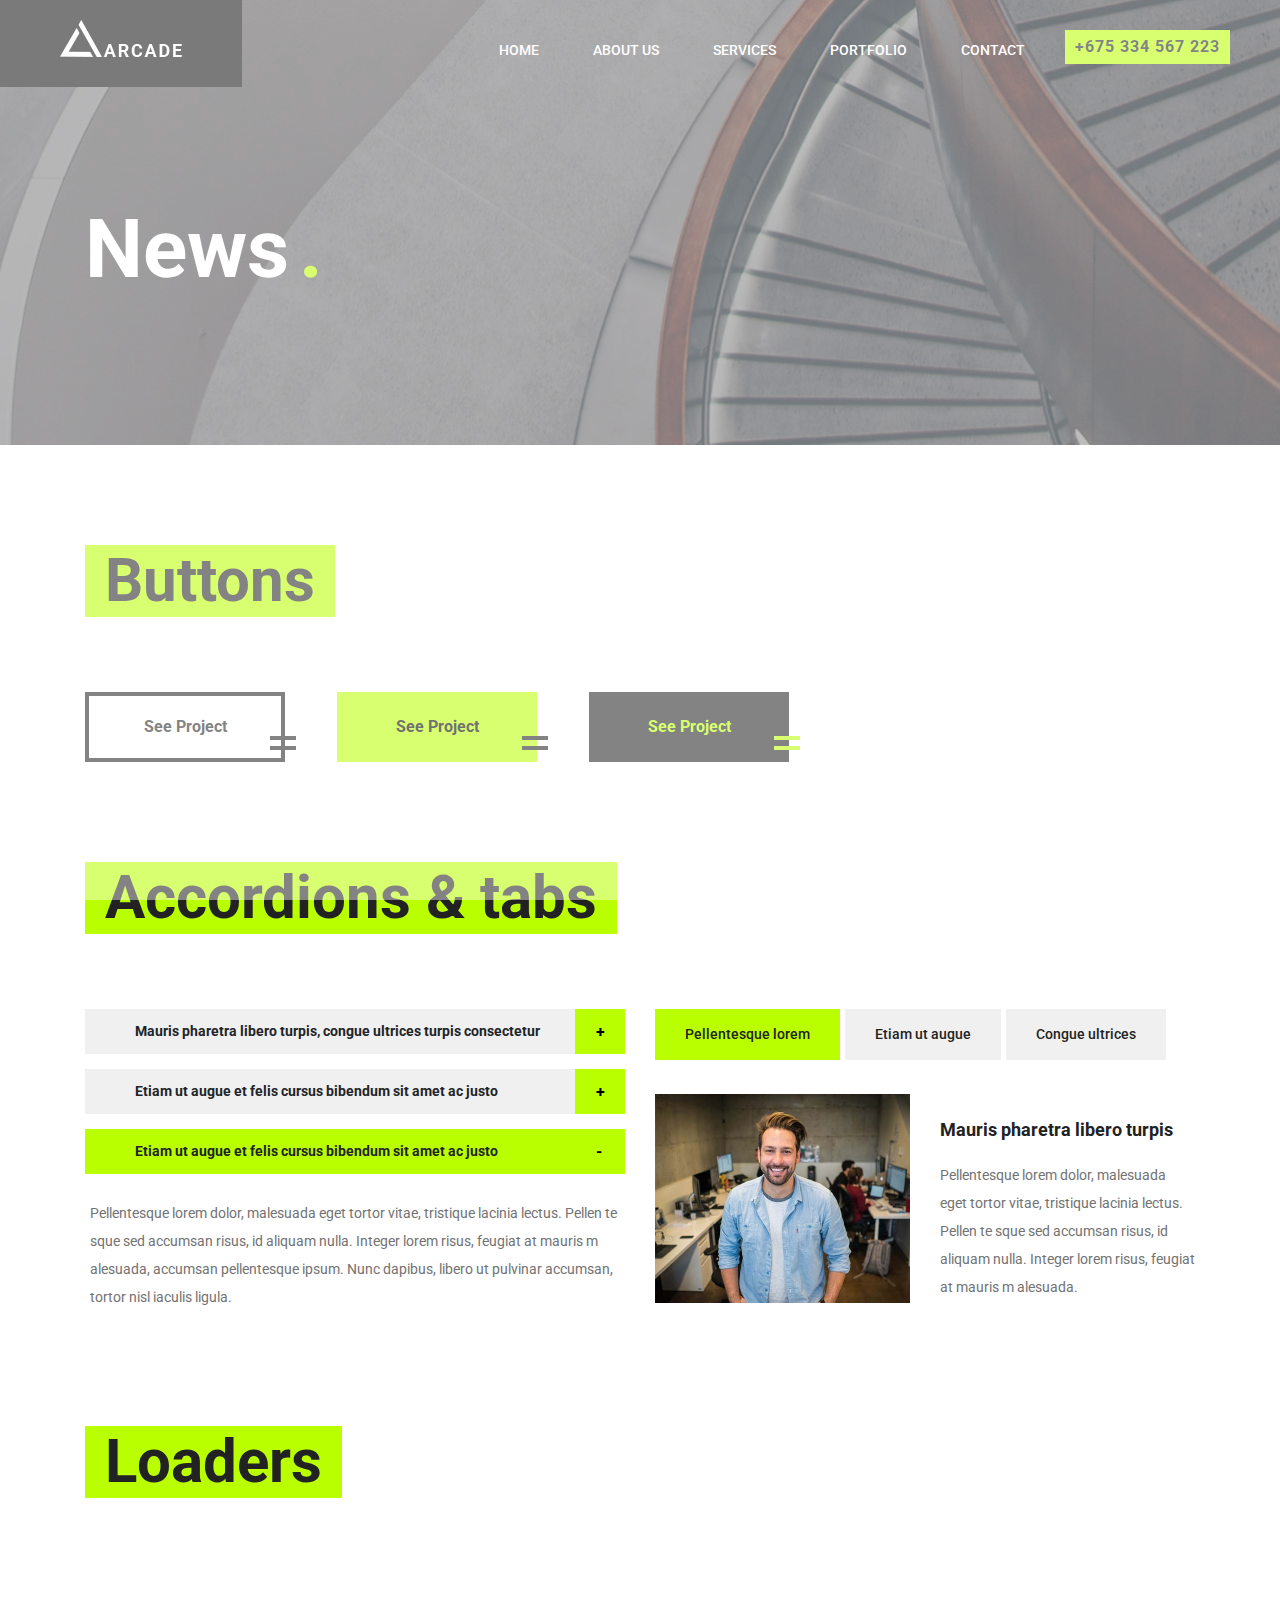
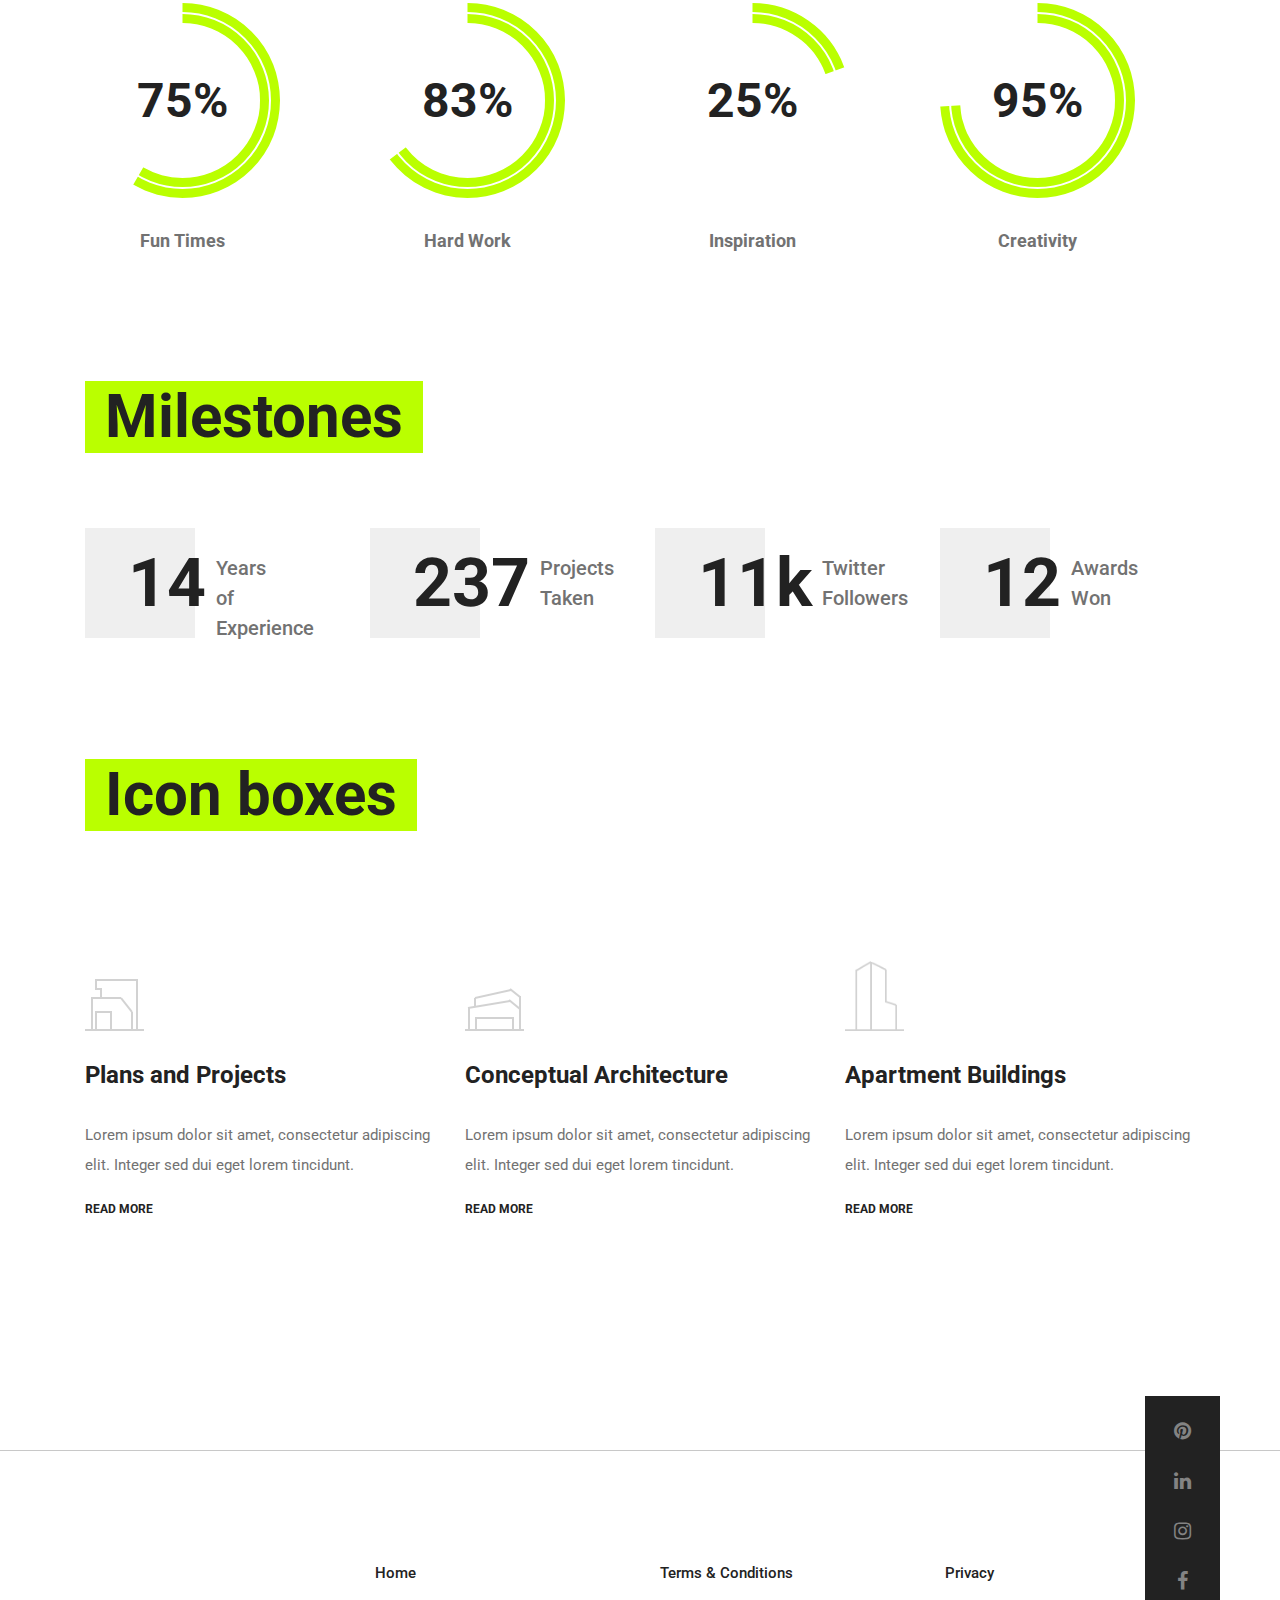
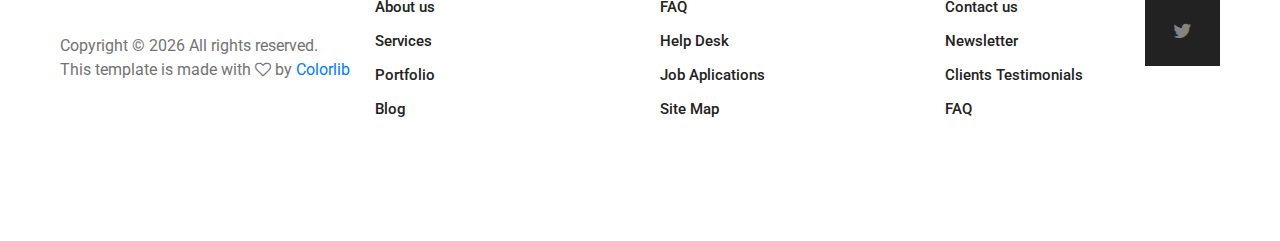
<file: element.html>
<!DOCTYPE html>
<html lang="en">
<head>
	<title>Arcade - Architecture</title>
	<meta charset="UTF-8">
	<meta name="description" content="Arcade - Architecture Template">
	<meta name="keywords" content="arcade, architecture, onepage, creative, html">
	<meta name="viewport" content="width=device-width, initial-scale=1.0">
	<!-- Favicon -->   
	<link href="img/favicon.ico" rel="shortcut icon"/>

	<!-- Google Fonts -->
	<link href="https://fonts.googleapis.com/css?family=Roboto:300,400,500,700" rel="stylesheet">

	<!-- Stylesheets -->
	<link rel="stylesheet" href="css/bootstrap.min.css"/>
	<link rel="stylesheet" href="css/font-awesome.min.css"/>
	<link rel="stylesheet" href="css/animate.css"/>
	<link rel="stylesheet" href="css/owl.carousel.css"/>
	<link rel="stylesheet" href="css/style.css"/>


	<!--[if lt IE 9]>
	  <script src="https://oss.maxcdn.com/html5shiv/3.7.2/html5shiv.min.js"></script>
	  <script src="https://oss.maxcdn.com/respond/1.4.2/respond.min.js"></script>
	<![endif]-->

</head>
<body>
	<!-- Page Preloder -->
	<div id="preloder">
		<div class="loader"></div>
	</div>
	
	<!-- Header section start -->   
	<header class="header-area">
		<a href="home.html" class="logo-area">
			<img src="img/logo.png" alt="">
		</a>
		<div class="nav-switch">
			<i class="fa fa-bars"></i>
		</div>
		<div class="phone-number">+675 334 567 223</div>
		<nav class="nav-menu">
			<ul>
				<li><a href="home.html">Home</a></li>
				<li><a href="about.html">About us</a></li>
				<li><a href="service.html">Services</a></li>
				<li><a href="portfolio.html">Portfolio</a></li>
				<li><a href="contact.html">Contact</a></li>
			</ul>
		</nav>
	</header>
	<!-- Header section end -->   


	<!-- Page header section start -->
	<section class="page-header-section set-bg" data-setbg="img/header-bg-2.jpg">
		<div class="container">
			<h1 class="header-title">News<span>.</span></h1>
		</div>
	</section>
	<!-- Page header section end -->


	<!-- Page section start -->	
	<section class="page-section spad">
		<div class="container">
			<!-- Single element -->
			<div class="element">
				<div class="section-title">
					<h1>Buttons</h1>
				</div>
				<div class="buttons">
					<button class="site-btn sb-dark mr-5">See Project</button>
					<button class="site-btn sb-solid-color mr-5">See Project</button>
					<button class="site-btn sb-solid-dark">See Project</button>
				</div>
			</div>
			<!-- Single element -->
			<div class="element">
				<div class="section-title">
					<h1>Accordions & tabs</h1>
				</div>
				<div class="row">
					<!-- Accordions -->
					<div class="col-md-6">
						<div id="accordion" class="accordion-area">
							<div class="panel">
								<div class="panel-header" id="headingOne">
									Mauris pharetra libero turpis, congue ultrices turpis consectetur 
									<button class="panel-link" data-toggle="collapse" data-target="#collapse1" aria-expanded="false" aria-controls="collapse1"></button>
								</div>
								<div id="collapse1" class="collapse" aria-labelledby="headingOne" data-parent="#accordion">
									<div class="panel-body">
										<p>Pellentesque lorem dolor, malesuada eget tortor vitae, tristique lacinia lectus. Pellen te sque sed accumsan risus, id aliquam nulla. Integer lorem risus, feugiat at mauris m alesuada, accumsan pellentesque ipsum. Nunc dapibus, libero ut pulvinar accumsan, tortor nisl iaculis ligula. </p>
									</div>
								</div>
							</div>
							<div class="panel">
								<div class="panel-header" id="headingTwo">
									Etiam ut augue et felis cursus bibendum sit amet ac justo
									<button class="panel-link" data-toggle="collapse" data-target="#collapse2" aria-expanded="false" aria-controls="collapse2"></button>
								</div>
								<div id="collapse2" class="collapse" aria-labelledby="headingTwo" data-parent="#accordion">
									<div class="panel-body">
										<p>Pellentesque lorem dolor, malesuada eget tortor vitae, tristique lacinia lectus. Pellen te sque sed accumsan risus, id aliquam nulla. Integer lorem risus, feugiat at mauris m alesuada, accumsan pellentesque ipsum. Nunc dapibus, libero ut pulvinar accumsan, tortor nisl iaculis ligula. </p>
									</div>
								</div>
							</div>
							<div class="panel">
								<div class="panel-header active" id="headingThree">
									Etiam ut augue et felis cursus bibendum sit amet ac justo
									<button class="panel-link" data-toggle="collapse" data-target="#collapse3" aria-expanded="true" aria-controls="collapse3"></button>
								</div>
								<div id="collapse3" class="collapse show" aria-labelledby="headingThree" data-parent="#accordion">
									<div class="panel-body">
										<p>Pellentesque lorem dolor, malesuada eget tortor vitae, tristique lacinia lectus. Pellen te sque sed accumsan risus, id aliquam nulla. Integer lorem risus, feugiat at mauris m alesuada, accumsan pellentesque ipsum. Nunc dapibus, libero ut pulvinar accumsan, tortor nisl iaculis ligula. </p>
									</div>
								</div>
							</div>
						</div>
					</div>
					<div class="col-lg-6">
						<div class="tab-element">
							<ul class="nav nav-tabs" id="myTab" role="tablist">
								<li class="nav-item">
									<a class="nav-link active" id="1-tab" data-toggle="tab" href="#tab-1" role="tab" aria-controls="tab-1" aria-selected="true">Pellentesque lorem </a>
								</li>
								<li class="nav-item">
									<a class="nav-link" id="2-tab" data-toggle="tab" href="#tab-2" role="tab" aria-controls="tab-2" aria-selected="false">Etiam ut augue</a>
								</li>
								<li class="nav-item">
									<a class="nav-link" id="3-tab" data-toggle="tab" href="#tab-3" role="tab" aria-controls="tab-3" aria-selected="false">Congue ultrices</a>
								</li>
							</ul>
							<div class="tab-content" id="myTabContent">
								<!-- single tab content -->
								<div class="tab-pane fade show active" id="tab-1" role="tabpanel" aria-labelledby="tab-1">
									<div class="row">
										<div class="col-md-6">
											<img src="img/element.jpg" alt="">
										</div>
										<div class="col-md-6">
											<h4>Mauris pharetra libero turpis</h4>
											<p>Pellentesque lorem dolor, malesuada eget tortor vitae, tristique lacinia lectus. Pellen te sque sed accumsan risus, id aliquam nulla. Integer lorem risus, feugiat at mauris m alesuada.</p>
										</div>
									</div>
								</div>
								<div class="tab-pane fade" id="tab-2" role="tabpanel" aria-labelledby="tab-2">
									<div class="row">
										<div class="col-md-6">
											<img src="img/element.jpg" alt="">
										</div>
										<div class="col-md-6">
											<h4>Mauris pharetra libero turpis 2</h4>
											<p>Pellentesque lorem dolor, malesuada eget tortor vitae, tristique lacinia lectus. Pellen te sque sed accumsan risus, id aliquam nulla. Integer lorem risus, feugiat at mauris m alesuada.</p>
										</div>
									</div>
								</div>
								<div class="tab-pane fade" id="tab-3" role="tabpanel" aria-labelledby="tab-3">
									<div class="row">
										<div class="col-md-6">
											<img src="img/element.jpg" alt="">
										</div>
										<div class="col-md-6">
											<h4>Mauris pharetra libero turpis 3</h4>
											<p>Pellentesque lorem dolor, malesuada eget tortor vitae, tristique lacinia lectus. Pellen te sque sed accumsan risus, id aliquam nulla. Integer lorem risus, feugiat at mauris m alesuada.</p>
										</div>
									</div>
								</div>
							</div>
						</div>
					</div>
				</div>
			</div>
			<!-- Single element -->
			<div class="element">
				<div class="section-title">
					<h1>Loaders</h1>
				</div>
				<div class="row">
					<div class="col-lg-3 col-md-6">
						<div class="circle-progress">
							<div id="progress1" class="prog-circle"></div>
							<div class="progress-info">
								<h2>75%</h2>
							</div>
							<div class="prog-title">
								<h3>Fun Times</h3>
							</div>			
						</div>
					</div>
					<div class="col-lg-3 col-md-6">
						<div class="circle-progress">
							<div id="progress2" class="prog-circle"></div>
							<div class="progress-info">
								<h2>83%</h2>
							</div>
							<div class="prog-title">
								<h3>Hard Work</h3>
							</div>			
						</div>
					</div>
					<div class="col-lg-3 col-md-6">
						<div class="circle-progress">
							<div id="progress3" class="prog-circle"></div>
							<div class="progress-info">
								<h2>25%</h2>
							</div>
							<div class="prog-title">
								<h3>Inspiration</h3>
							</div>			
						</div>
					</div>
					<div class="col-lg-3 col-md-6">
						<div class="circle-progress">
							<div id="progress4" class="prog-circle"></div>
							<div class="progress-info">
								<h2>95%</h2>
							</div>
							<div class="prog-title">
								<h3>Creativity</h3>
							</div>			
						</div>
					</div>
				</div>
			</div>
			<div class="element">
				<div class="section-title">
					<h1>Milestones</h1>
				</div>
				<div class="row">
					<div class="col-lg-3 col-md-6">
						<div class="milestone">
							<h2>14</h2>
							<p>Years <br>of <br>Experience</p>
						</div>
					</div>
					<div class="col-lg-3 col-md-6">
						<div class="milestone">
							<h2>237</h2>
							<p>Projects <br>Taken</p>
						</div>
					</div>
					<div class="col-lg-3 col-md-6">
						<div class="milestone">
							<h2>11k</h2>
							<p>Twitter <br>Followers</p>
						</div>
					</div>
					<div class="col-lg-3 col-md-6">
						<div class="milestone">
							<h2>12</h2>
							<p>Awards <br>Won</p>
						</div>
					</div>
				</div>
			</div>
			<div class="element">
				<div class="section-title">
					<h1>Icon boxes</h1>
				</div>
				<div class="row">
					<div class="col-lg-4 col-md-6">
						<div class="service-box">
							<div class="sb-icon">
								<div class="sb-img-icon">
									<img src="img/icon/dark/1.png" alt="">
								</div>
							</div>
							<h3>Plans and Projects</h3>
							<p>Lorem ipsum dolor sit amet, consectetur adipiscing elit. Integer sed dui eget lorem tincidunt.</p>
							<a href="#" class="readmore">READ MORE</a>
						</div>
					</div>
					<div class="col-lg-4 col-md-6">
						<div class="service-box">
							<div class="sb-icon">
								<div class="sb-img-icon">
									<img src="img/icon/dark/2.png" alt="">
								</div>
							</div>
							<h3>Conceptual Architecture</h3>
							<p>Lorem ipsum dolor sit amet, consectetur adipiscing elit. Integer sed dui eget lorem tincidunt.</p>
							<a href="#" class="readmore">READ MORE</a>
						</div>
					</div>
					<div class="col-lg-4 col-md-6">
						<div class="service-box">
							<div class="sb-icon">
								<div class="sb-img-icon">
									<img src="img/icon/dark/3.png" alt="">
								</div>
							</div>
							<h3>Apartment Buildings</h3>
							<p>Lorem ipsum dolor sit amet, consectetur adipiscing elit. Integer sed dui eget lorem tincidunt.</p>
							<a href="#" class="readmore">READ MORE</a>
						</div>
					</div>
				</div>
			</div>
		</div>
	</section>
	<!-- Page section end -->


	<!-- Footer section start -->
	<footer class="footer-section">
		<div class="footer-social">
			<div class="social-links">
				<a href="#"><i class="fa fa-pinterest"></i></a>
				<a href="#"><i class="fa fa-linkedin"></i></a>
				<a href="#"><i class="fa fa-instagram"></i></a>
				<a href="#"><i class="fa fa-facebook"></i></a>
				<a href="#"><i class="fa fa-twitter"></i></a>
			</div>
		</div>
		<div class="container">
			<div class="row">
				<div class="col-lg-9 offset-lg-3">
					<div class="row">
						<div class="col-md-4">
							<div class="footer-item">
								<ul>
									<li><a href="#">Home</a></li>
									<li><a href="#">About us</a></li>
									<li><a href="#">Services</a></li>
									<li><a href="#">Portfolio</a></li>
									<li><a href="#">Blog</a></li>
								</ul>
							</div>
						</div>
						<div class="col-md-4">
							<div class="footer-item">
								<ul>
									<li><a href="#">Terms & Conditions</a></li>
									<li><a href="#">FAQ</a></li>
									<li><a href="#">Help Desk</a></li>
									<li><a href="#">Job Aplications</a></li>
									<li><a href="#">Site Map</a></li>
								</ul>
							</div>
						</div>
						<div class="col-md-4">
							<div class="footer-item">
								<ul>
									<li><a href="#">Privacy</a></li>
									<li><a href="#">Contact us</a></li>
									<li><a href="#">Newsletter</a></li>
									<li><a href="#">Clients Testimonials</a></li>
									<li><a href="#">FAQ</a></li>
								</ul>
							</div>
						</div>
					</div>
				</div>
			</div>
		</div>
		<!-- Link back to Colorlib can't be removed. Template is licensed under CC BY 3.0. -->
     <div class="copyright">Copyright &copy; <script>document.write(new Date().getFullYear());</script> All rights reserved.  <br>This template is made with <i class="fa fa-heart-o" aria-hidden="true"></i> by <a href="https://colorlib.com" target="_blank">Colorlib</a></div>
    <!-- Link back to Colorlib can't be removed. Template is licensed under CC BY 3.0. -->
	</footer>
	<!-- Footer section end -->




	<!--====== Javascripts & Jquery ======-->
	<script src="js/jquery-2.1.4.min.js"></script>
	<script src="js/bootstrap.min.js"></script>
	<script src="js/isotope.pkgd.min.js"></script>
	<script src="js/owl.carousel.min.js"></script>
	<script src="js/jquery.owl-filter.js"></script>
	<script src="js/magnific-popup.min.js"></script>
	<script src="js/circle-progress.min.js"></script>
	<script src="js/main.js"></script>
</body>
</html>
</file>
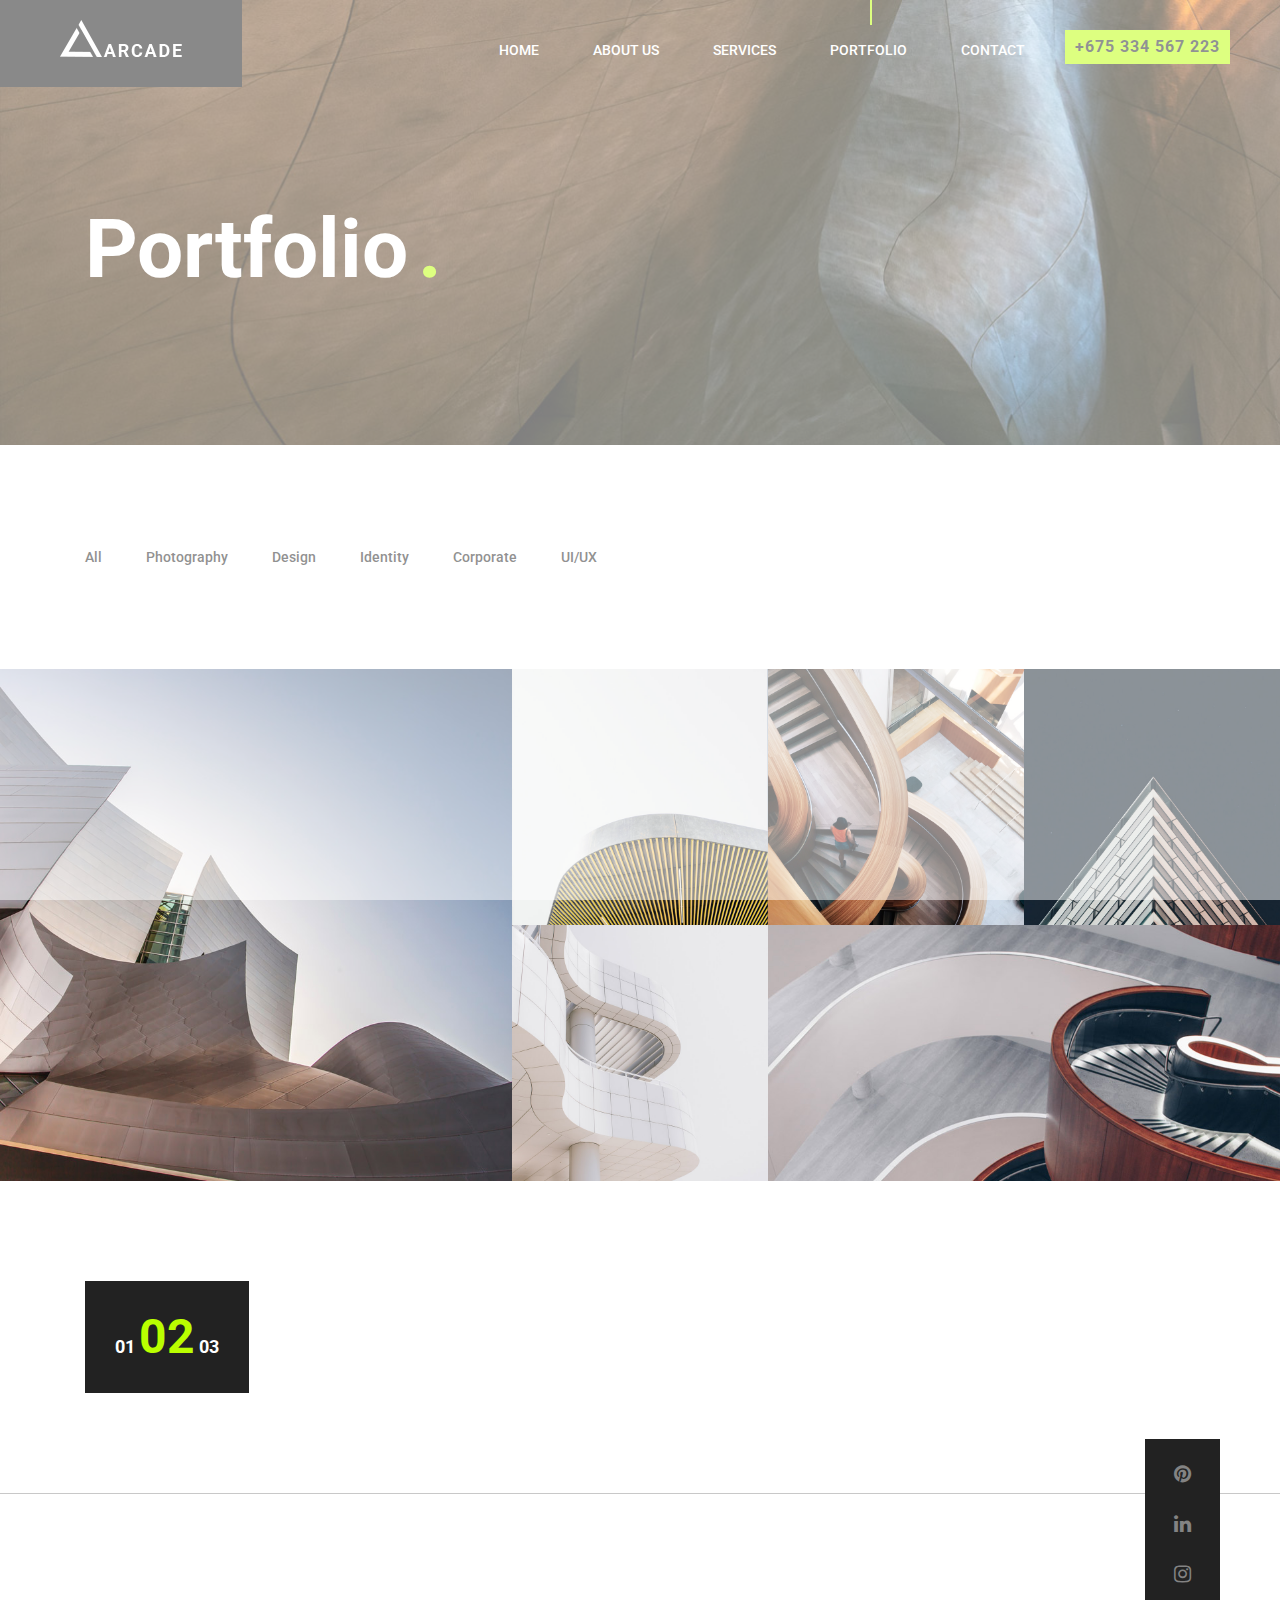
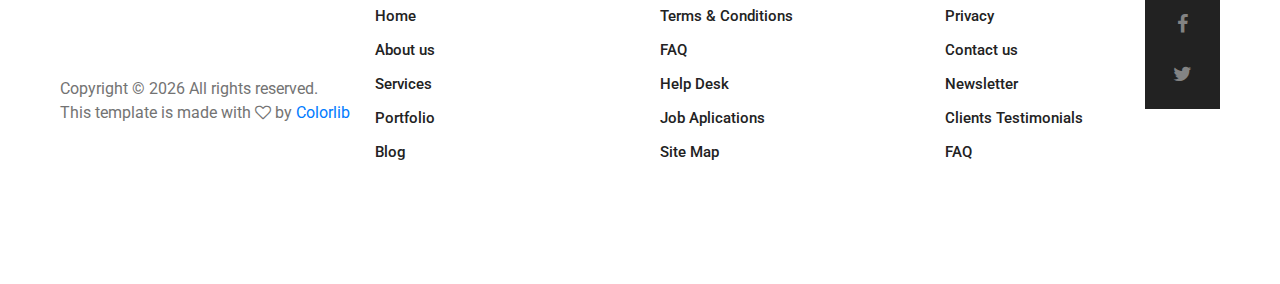
<file: portfolio.html>
<!DOCTYPE html>
<html lang="en">
<head>
	<title>Arcade - Architecture</title>
	<meta charset="UTF-8">
	<meta name="description" content="Arcade - Architecture Template">
	<meta name="keywords" content="arcade, architecture, onepage, creative, html">
	<meta name="viewport" content="width=device-width, initial-scale=1.0">
	<!-- Favicon -->   
	<link href="img/favicon.ico" rel="shortcut icon"/>

	<!-- Google Fonts -->
	<link href="https://fonts.googleapis.com/css?family=Roboto:300,400,500,700" rel="stylesheet">

	<!-- Stylesheets -->
	<link rel="stylesheet" href="css/bootstrap.min.css"/>
	<link rel="stylesheet" href="css/font-awesome.min.css"/>
	<link rel="stylesheet" href="css/animate.css"/>
	<link rel="stylesheet" href="css/magnific-popup.css"/>
	<link rel="stylesheet" href="css/owl.carousel.css"/>
	<link rel="stylesheet" href="css/style.css"/>


	<!--[if lt IE 9]>
	  <script src="https://oss.maxcdn.com/html5shiv/3.7.2/html5shiv.min.js"></script>
	  <script src="https://oss.maxcdn.com/respond/1.4.2/respond.min.js"></script>
	<![endif]-->

</head>
<body>
	<!-- Page Preloder -->
	<div id="preloder">
		<div class="loader"></div>
	</div>
	
	<!-- Header section start -->   
	<header class="header-area">
		<a href="home.html" class="logo-area">
			<img src="img/logo.png" alt="">
		</a>
		<div class="nav-switch">
			<i class="fa fa-bars"></i>
		</div>
		<div class="phone-number">+675 334 567 223</div>
		<nav class="nav-menu">
			<ul>
				<li><a href="home.html">Home</a></li>
				<li><a href="about.html">About us</a></li>
				<li><a href="service.html">Services</a></li>
				<li class="active"><a href="portfolio.html">Portfolio</a></li>
				<li><a href="contact.html">Contact</a></li>
			</ul>
		</nav>
	</header>
	<!-- Header section end -->   


	<!-- Page header section start -->
	<section class="page-header-section set-bg" data-setbg="img/header-bg.jpg">
		<div class="container">
			<h1 class="header-title">Portfolio<span>.</span></h1>
		</div>
	</section>
	<!-- Page header section end -->


	<!-- Page section start -->
	<div class="page-section spad">
		<div class="container">
			<!-- portfolio filter menu -->
			<ul class="portfolio-filter">
				<li class="filter" data-filter="*">All</li>
				<li class="filter" data-filter=".photo">Photography</li>
				<li class="filter" data-filter=".design">Design</li>
				<li class="filter" data-filter=".iden">Identity</li>
				<li class="filter" data-filter=".corp">Corporate</li>
				<li class="filter" data-filter=".uxui">UI/UX</li>
			</ul>
		</div>
		<!-- portfolio items -->
		<div class="portfolio-warp spad">
			<div id="portfolio">
				<div class="grid-sizer"></div>
				<!-- portfolio item -->
				<div class="grid-item set-bg grid-wide photo" data-setbg="img/portfolio/1.jpg"><a class="img-popup" href="img/portfolio/1.jpg"></a></div>
				<!-- portfolio item -->
				<div class="grid-item set-bg design corp" data-setbg="img/portfolio/2.jpg"><a class="img-popup" href="img/portfolio/2.jpg"></a></div>
				<!-- portfolio item -->
				<div class="grid-item set-bg iden photo uxui" data-setbg="img/portfolio/3.jpg"><a class="img-popup" href="img/portfolio/3.jpg"></a></div>
				<!-- portfolio item -->
				<div class="grid-item set-bg corp design" data-setbg="img/portfolio/4.jpg"><a class="img-popup" href="img/portfolio/4.jpg"></a></div>
				<!-- portfolio item -->
				<div class="grid-item set-bg uxui iden" data-setbg="img/portfolio/5.jpg"><a class="img-popup" href="img/portfolio/5.jpg"></a></div>
				<!-- portfolio item -->
				<div class="grid-item set-bg grid-long design corp" data-setbg="img/portfolio/6.jpg"><a class="img-popup" href="img/portfolio/6.jpg"></a></div>
			</div>
		</div>
		<div class="container">
			<div class="pagination">
				<a href="#">01</a>
				<a href="" class="active">02</a>
				<a href="">03</a>
			</div>
		</div>
	</div>
	<!-- Page section end -->



	<!-- Footer section start -->
	<footer class="footer-section">
		<div class="footer-social">
			<div class="social-links">
				<a href="#"><i class="fa fa-pinterest"></i></a>
				<a href="#"><i class="fa fa-linkedin"></i></a>
				<a href="#"><i class="fa fa-instagram"></i></a>
				<a href="#"><i class="fa fa-facebook"></i></a>
				<a href="#"><i class="fa fa-twitter"></i></a>
			</div>
		</div>
		<div class="container">
			<div class="row">
				<div class="col-lg-9 offset-lg-3">
					<div class="row">
						<div class="col-md-4">
							<div class="footer-item">
								<ul>
									<li><a href="#">Home</a></li>
									<li><a href="#">About us</a></li>
									<li><a href="#">Services</a></li>
									<li><a href="#">Portfolio</a></li>
									<li><a href="#">Blog</a></li>
								</ul>
							</div>
						</div>
						<div class="col-md-4">
							<div class="footer-item">
								<ul>
									<li><a href="#">Terms & Conditions</a></li>
									<li><a href="#">FAQ</a></li>
									<li><a href="#">Help Desk</a></li>
									<li><a href="#">Job Aplications</a></li>
									<li><a href="#">Site Map</a></li>
								</ul>
							</div>
						</div>
						<div class="col-md-4">
							<div class="footer-item">
								<ul>
									<li><a href="#">Privacy</a></li>
									<li><a href="#">Contact us</a></li>
									<li><a href="#">Newsletter</a></li>
									<li><a href="#">Clients Testimonials</a></li>
									<li><a href="#">FAQ</a></li>
								</ul>
							</div>
						</div>
					</div>
				</div>
			</div>
		</div>
		<!-- Link back to Colorlib can't be removed. Template is licensed under CC BY 3.0. -->
     <div class="copyright">Copyright &copy; <script>document.write(new Date().getFullYear());</script> All rights reserved.  <br>This template is made with <i class="fa fa-heart-o" aria-hidden="true"></i> by <a href="https://colorlib.com" target="_blank">Colorlib</a></div>
    <!-- Link back to Colorlib can't be removed. Template is licensed under CC BY 3.0. -->
	</footer>
	<!-- Footer section end -->



	<!--====== Javascripts & Jquery ======-->
	<script src="js/jquery-2.1.4.min.js"></script>
	<script src="js/bootstrap.min.js"></script>
	<script src="js/isotope.pkgd.min.js"></script>
	<script src="js/owl.carousel.min.js"></script>
	<script src="js/jquery.owl-filter.js"></script>
	<script src="js/magnific-popup.min.js"></script>
	<script src="js/circle-progress.min.js"></script>
	<script src="js/main.js"></script>
</body>
</html>
</file>
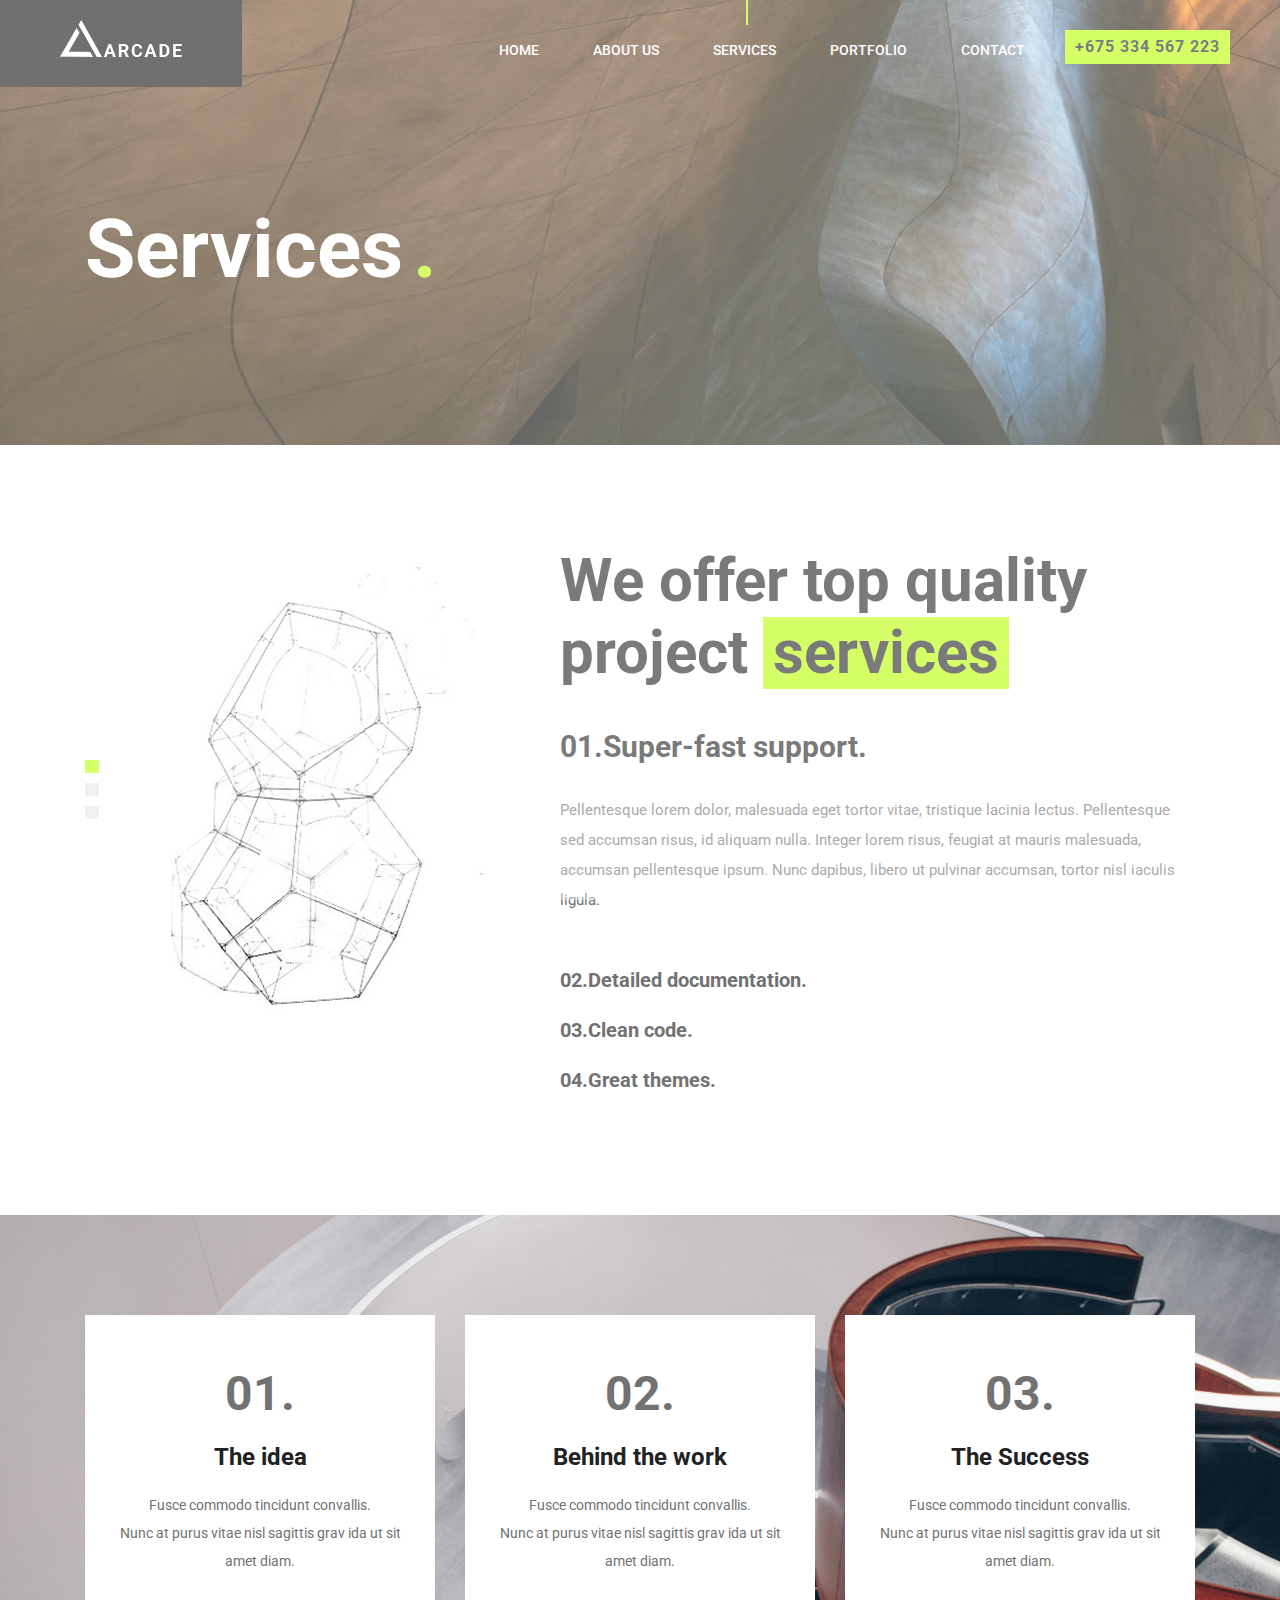
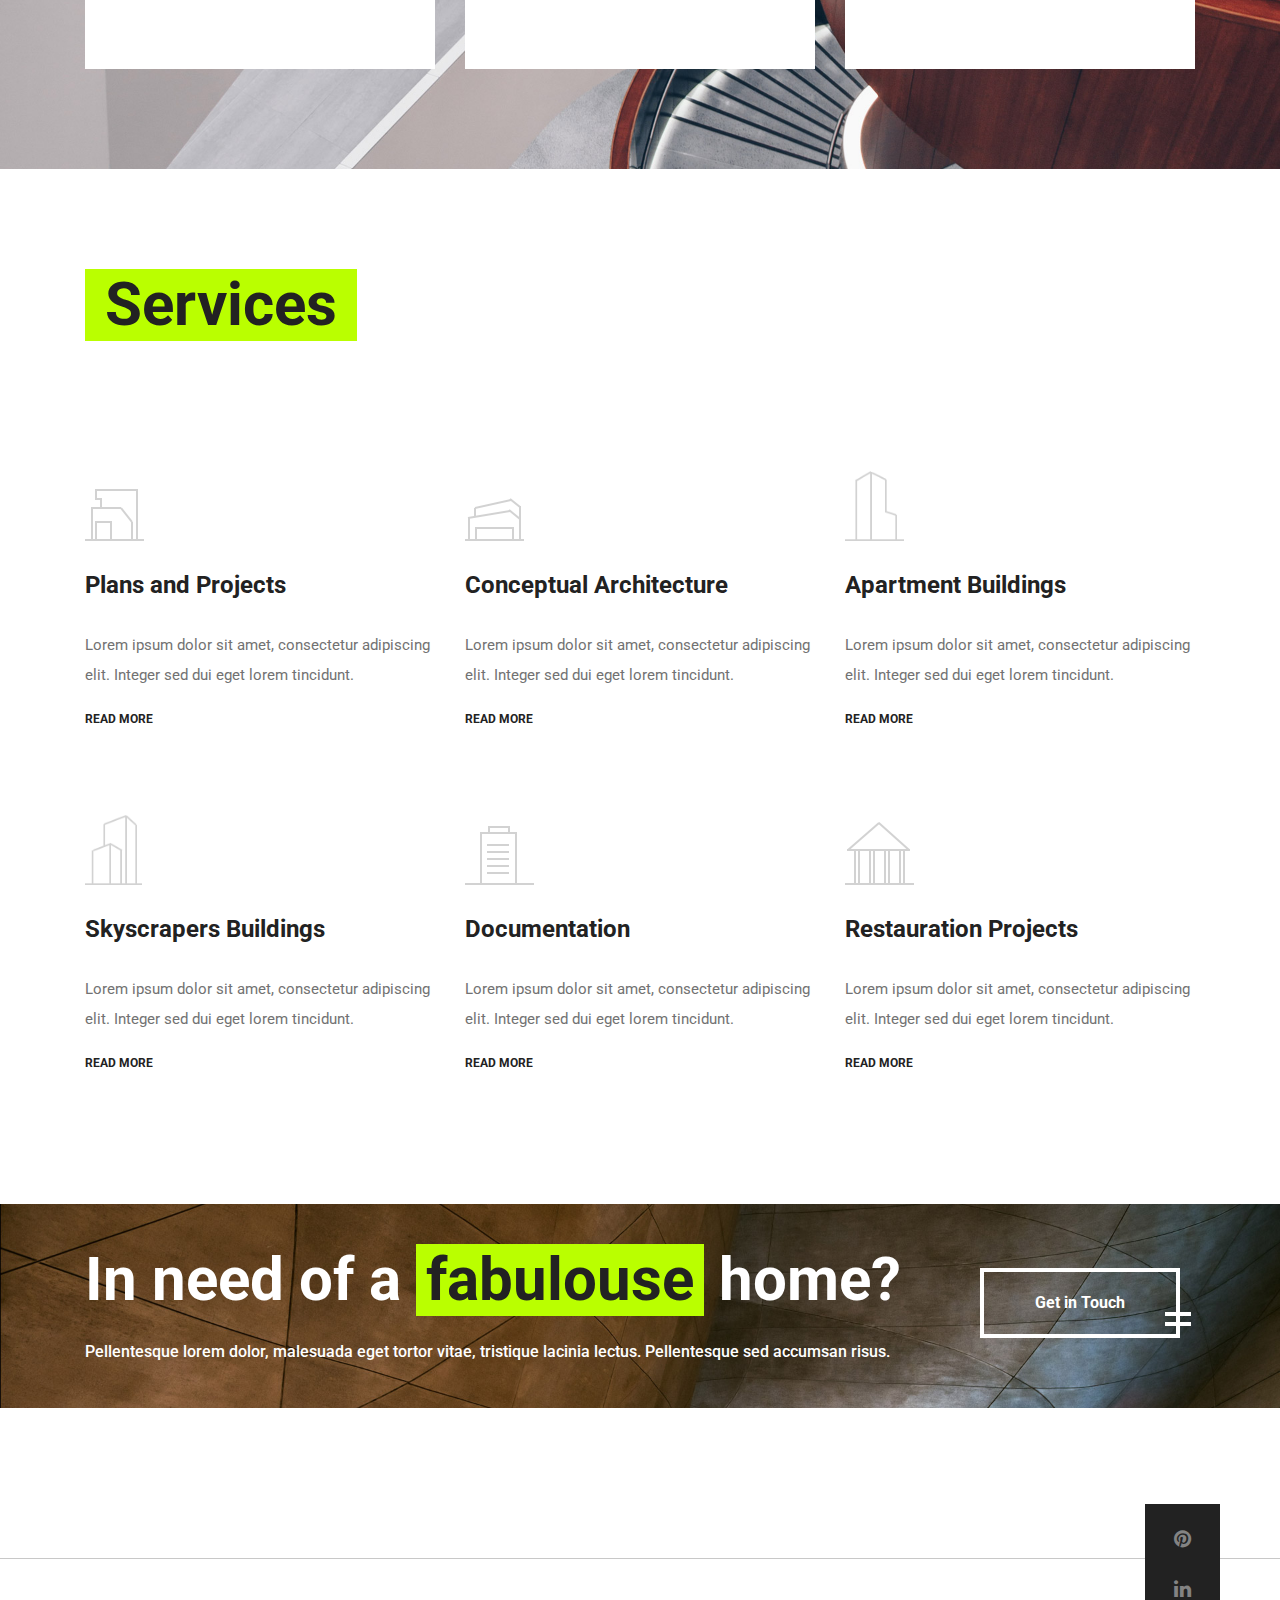
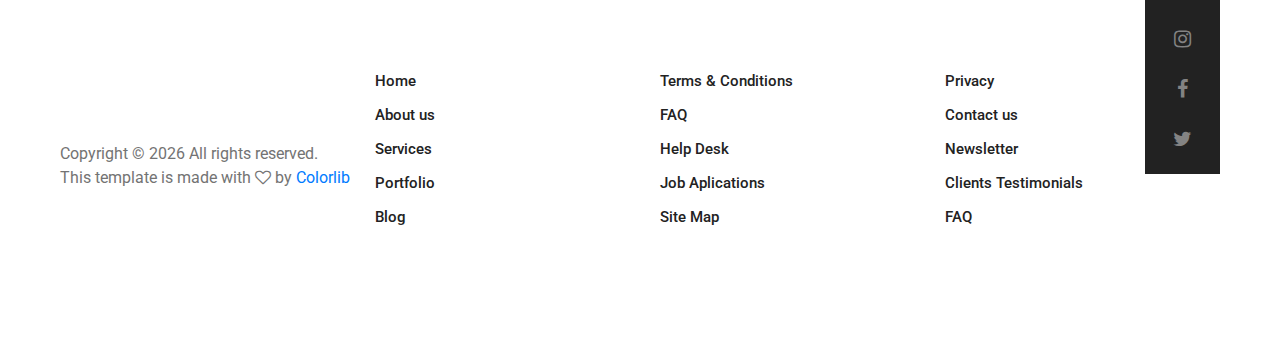
<file: service.html>
<!DOCTYPE html>
<html lang="en">
<head>
	<title>Arcade - Architecture</title>
	<meta charset="UTF-8">
	<meta name="description" content="Arcade - Architecture Template">
	<meta name="keywords" content="arcade, architecture, onepage, creative, html">
	<meta name="viewport" content="width=device-width, initial-scale=1.0">
	<!-- Favicon -->   
	<link href="img/favicon.ico" rel="shortcut icon"/>

	<!-- Google Fonts -->
	<link href="https://fonts.googleapis.com/css?family=Roboto:300,400,500,700" rel="stylesheet">

	<!-- Stylesheets -->
	<link rel="stylesheet" href="css/bootstrap.min.css"/>
	<link rel="stylesheet" href="css/font-awesome.min.css"/>
	<link rel="stylesheet" href="css/animate.css"/>
	<link rel="stylesheet" href="css/owl.carousel.css"/>
	<link rel="stylesheet" href="css/style.css"/>


	<!--[if lt IE 9]>
	  <script src="https://oss.maxcdn.com/html5shiv/3.7.2/html5shiv.min.js"></script>
	  <script src="https://oss.maxcdn.com/respond/1.4.2/respond.min.js"></script>
	<![endif]-->

</head>
<body>
	<!-- Page Preloder -->
	<div id="preloder">
		<div class="loader"></div>
	</div>
	
	<!-- Header section start -->   
	<header class="header-area">
		<a href="home.html" class="logo-area">
			<img src="img/logo.png" alt="">
		</a>
		<div class="nav-switch">
			<i class="fa fa-bars"></i>
		</div>
		<div class="phone-number">+675 334 567 223</div>
		<nav class="nav-menu">
			<ul>
				<li><a href="home.html">Home</a></li>
				<li><a href="about.html">About us</a></li>
				<li class="active"><a href="service.html">Services</a></li>
				<li><a href="portfolio.html">Portfolio</a></li>
				<li><a href="contact.html">Contact</a></li>
			</ul>
		</nav>
	</header>
	<!-- Header section end -->   


	<!-- Page header section start -->
	<section class="page-header-section set-bg" data-setbg="img/header-bg.jpg">
		<div class="container">
			<h1 class="header-title">Services<span>.</span></h1>
		</div>
	</section>
	<!-- Page header section end -->



	<!-- Intro section start -->
	<section class="intro-section spad">
		<div class="container">
			<div class="row">
				<div class="col-lg-5">
					<div class="service-slider">
						<div class="ss-single">
							<img src="img/service/1.jpg" alt="">
						</div>
						<div class="ss-single">
							<img src="img/service/2.jpg" alt="">
						</div>
						<div class="ss-single">
							<img src="img/service/3.jpg" alt="">
						</div>
					</div>
				</div>
				<div class="col-lg-7 service-text">
					<h1>We offer top quality project <span>services</span></h1>
					<h2>01.Super-fast support.</h2>
					<p>Pellentesque lorem dolor, malesuada eget tortor vitae, tristique lacinia lectus. Pellentesque sed accumsan risus, id aliquam nulla. Integer lorem risus, feugiat at mauris malesuada, accumsan pellentesque ipsum. Nunc dapibus, libero ut pulvinar accumsan, tortor nisl iaculis ligula. </p>
					<ol>
						<li>02.Detailed documentation. </li>
						<li>03.Clean code.</li>
						<li>04.Great themes.</li>
					</ol>
				</div>
			</div>
		</div>
	</section>
	<!-- Intro section end -->


	<!-- Service box section start -->
	<div class="service-box-section spad set-bg" data-setbg="img/service-bg.jpg">
		<div class="container">
			<div class="row">
				<div class="col-lg-4 col-md-6">
					<div class="solid-service-box">
						<h2>01.</h2>
						<h3>The idea</h3>
						<p>Fusce commodo tincidunt convallis. <br> Nunc at purus vitae nisl sagittis grav ida ut sit amet diam.</p>
						<a href="#" class="readmore">READ MORE</a>
					</div>
				</div>
				<div class="col-lg-4 col-md-6">
					<div class="solid-service-box">
						<h2>02.</h2>
						<h3>Behind the work</h3>
						<p>Fusce commodo tincidunt convallis. <br> Nunc at purus vitae nisl sagittis grav ida ut sit amet diam.</p>
						<a href="#" class="readmore">READ MORE</a>
					</div>
				</div>
				<div class="col-lg-4 col-md-12">
					<div class="solid-service-box">
						<h2>03.</h2>
						<h3>The Success</h3>
						<p>Fusce commodo tincidunt convallis. <br> Nunc at purus vitae nisl sagittis grav ida ut sit amet diam.</p>
						<a href="#" class="readmore">READ MORE</a>
					</div>
				</div>
			</div>
		</div>
	</div>
	<!-- Service box section end -->


	<!-- Service section start -->
	<section class="service-section spad">
		<div class="container">
			<div class="section-title">
				<h1>Services</h1>
			</div>
			<div class="row">
				<div class="col-lg-4 col-md-6">
					<div class="service-box">
						<div class="sb-icon">
							<div class="sb-img-icon">
								<img src="img/icon/dark/1.png" alt="">
							</div>
						</div>
						<h3>Plans and Projects</h3>
						<p>Lorem ipsum dolor sit amet, consectetur adipiscing elit. Integer sed dui eget lorem tincidunt.</p>
						<a href="#" class="readmore">READ MORE</a>
					</div>
				</div>
				<div class="col-lg-4 col-md-6">
					<div class="service-box">
						<div class="sb-icon">
							<div class="sb-img-icon">
								<img src="img/icon/dark/2.png" alt="">
							</div>
						</div>
						<h3>Conceptual Architecture</h3>
						<p>Lorem ipsum dolor sit amet, consectetur adipiscing elit. Integer sed dui eget lorem tincidunt.</p>
						<a href="#" class="readmore">READ MORE</a>
					</div>
				</div>
				<div class="col-lg-4 col-md-6">
					<div class="service-box">
						<div class="sb-icon">
							<div class="sb-img-icon">
								<img src="img/icon/dark/3.png" alt="">
							</div>
						</div>
						<h3>Apartment Buildings</h3>
						<p>Lorem ipsum dolor sit amet, consectetur adipiscing elit. Integer sed dui eget lorem tincidunt.</p>
						<a href="#" class="readmore">READ MORE</a>
					</div>
				</div>
				<div class="col-lg-4 col-md-6">
					<div class="service-box">
						<div class="sb-icon">
							<div class="sb-img-icon">
								<img src="img/icon/dark/4.png" alt="">
							</div>
						</div>
						<h3>Skyscrapers Buildings</h3>
						<p>Lorem ipsum dolor sit amet, consectetur adipiscing elit. Integer sed dui eget lorem tincidunt.</p>
						<a href="#" class="readmore">READ MORE</a>
					</div>
				</div>
				<div class="col-lg-4 col-md-6">
					<div class="service-box">
						<div class="sb-icon">
							<div class="sb-img-icon">
								<img src="img/icon/dark/5.png" alt="">
							</div>
						</div>
						<h3>Documentation</h3>
						<p>Lorem ipsum dolor sit amet, consectetur adipiscing elit. Integer sed dui eget lorem tincidunt.</p>
						<a href="#" class="readmore">READ MORE</a>
					</div>
				</div>
				<div class="col-lg-4 col-md-6">
					<div class="service-box">
						<div class="sb-icon">
							<div class="sb-img-icon">
								<img src="img/icon/dark/6.png" alt="">
							</div>
						</div>
						<h3>Restauration Projects</h3>
						<p>Lorem ipsum dolor sit amet, consectetur adipiscing elit. Integer sed dui eget lorem tincidunt.</p>
						<a href="#" class="readmore">READ MORE</a>
					</div>
				</div>
			</div>
		</div>
	</section>
	<!-- Service section end -->



	<section class="promo-section pt-0">
		<div class="promo-box set-bg" data-setbg="img/bg.jpg">
			<div class="container">
				<div class="row">
					<div class="col-lg-9 promo-text">
						<h1>In need of a <span>fabulouse</span> home?</h1>
						<p>Pellentesque lorem dolor, malesuada eget tortor vitae, tristique lacinia lectus. Pellentesque sed accumsan risus.</p>
					</div>
					<div class="col-lg-3 text-lg-right">
						<a href="#" class="site-btn sb-light mt-4">Get in Touch</a>
					</div>
				</div>
			</div>
		</div>
	</section>




	<!-- Footer section start -->
	<footer class="footer-section">
		<div class="footer-social">
			<div class="social-links">
				<a href="#"><i class="fa fa-pinterest"></i></a>
				<a href="#"><i class="fa fa-linkedin"></i></a>
				<a href="#"><i class="fa fa-instagram"></i></a>
				<a href="#"><i class="fa fa-facebook"></i></a>
				<a href="#"><i class="fa fa-twitter"></i></a>
			</div>
		</div>
		<div class="container">
			<div class="row">
				<div class="col-lg-9 offset-lg-3">
					<div class="row">
						<div class="col-md-4">
							<div class="footer-item">
								<ul>
									<li><a href="#">Home</a></li>
									<li><a href="#">About us</a></li>
									<li><a href="#">Services</a></li>
									<li><a href="#">Portfolio</a></li>
									<li><a href="#">Blog</a></li>
								</ul>
							</div>
						</div>
						<div class="col-md-4">
							<div class="footer-item">
								<ul>
									<li><a href="#">Terms & Conditions</a></li>
									<li><a href="#">FAQ</a></li>
									<li><a href="#">Help Desk</a></li>
									<li><a href="#">Job Aplications</a></li>
									<li><a href="#">Site Map</a></li>
								</ul>
							</div>
						</div>
						<div class="col-md-4">
							<div class="footer-item">
								<ul>
									<li><a href="#">Privacy</a></li>
									<li><a href="#">Contact us</a></li>
									<li><a href="#">Newsletter</a></li>
									<li><a href="#">Clients Testimonials</a></li>
									<li><a href="#">FAQ</a></li>
								</ul>
							</div>
						</div>
					</div>
				</div>
			</div>
		</div>
		<!-- Link back to Colorlib can't be removed. Template is licensed under CC BY 3.0. -->
     <div class="copyright">Copyright &copy; <script>document.write(new Date().getFullYear());</script> All rights reserved.  <br>This template is made with <i class="fa fa-heart-o" aria-hidden="true"></i> by <a href="https://colorlib.com" target="_blank">Colorlib</a></div>
    <!-- Link back to Colorlib can't be removed. Template is licensed under CC BY 3.0. -->
	</footer>
	<!-- Footer section end -->




	<!--====== Javascripts & Jquery ======-->
	<script src="js/jquery-2.1.4.min.js"></script>
	<script src="js/bootstrap.min.js"></script>
	<script src="js/isotope.pkgd.min.js"></script>
	<script src="js/owl.carousel.min.js"></script>
	<script src="js/jquery.owl-filter.js"></script>
	<script src="js/magnific-popup.min.js"></script>
	<script src="js/circle-progress.min.js"></script>
	<script src="js/main.js"></script>
</body>
</html>
</file>
<file: css/style.css>
/* =================================
------------------------------------
  Arcade - Architecture
  Version: 1.0
 ------------------------------------ 
 ====================================*/





/*----------------------------------------*/
/* Template default CSS
/*----------------------------------------*/
html,
body {
	height: 100%;
	font-family: 'Roboto', sans-serif;
}

h1,
h2,
h3,
h4,
h5,
h6 {
	color: #222222;
	margin: 0;
	margin-bottom: 10px;
	font-weight: 700;
}

h1 {
	font-size: 60px;
	margin-bottom: 40px;
}

h1 span {
	background: #baff00;
	padding: 0 10px;
	color: #222222;
	display: inline-block;
}

h2 {
	font-size: 36px;
}

h3 {
	font-size: 24px;
	margin-bottom: 30px;
}

h4 {
	font-size: 15px;
}

p {
	font-size: 15px;
	color: #727272;
	line-height: 2;
}

img {
	max-width: 100%;
}

input:focus,
select:focus,
button:focus,
textarea:focus {
	outline: none;
}

a:hover,
a:focus {
	text-decoration: none;
	outline: none;
}

ul,
ol {
	padding: 0;
	margin: 0;
}

/*------------------------
  Helper css
--------------------------*/
.sp-title {
	font-size: 60px;
	margin-bottom: 40px;
}

.sp-title span {
	background: #baff00;
	padding: 0 10px;
	color: #222222;
	display: inline-block;
}

.pt100 {
	padding-top: 100px;
}

.pb100 {
	padding-bottom: 100px;
}

.pt50 {
	padding-top: 50px;
}

.pb50 {
	padding-bottom: 50px;
}

.mb100 {
	margin-bottom: 100px;
}

.spad {
	padding: 100px 0;
}

.section-title {
	margin-bottom: 75px;
}

.section-title h1,
.section-title h2 {
	display: inline-block;
	background: #baff00;
	padding: 0 20px;
	margin-bottom: 0;
	font-size: 60px;
}

.set-bg {
	background-size: cover;
	background-repeat: no-repeat;
}

/*------------------------
  Common element css
--------------------------*/
/*=== Preloder ===*/
#preloder {
	position: fixed;
	width: 100%;
	height: 100%;
	top: 0;
	left: 0;
	z-index: 999999;
	background: #fff;
}

.loader {
	width: 30px;
	height: 30px;
	border: 3px solid #000;
	position: absolute;
	top: 50%;
	left: 50%;
	margin-top: -13px;
	margin-left: -13px;
	border-radius: 60px;
	border-left-color: transparent;
	animation: loader 0.8s linear infinite;
	-webkit-animation: loader 0.8s linear infinite;
	}

@keyframes loader {
	0% {
		transform: rotate(0deg);
	}
	50% {
		transform: rotate(180deg);
	}
	100% {
		transform: rotate(360deg);
	}
}

@-webkit-keyframes loader {
	0% {
		-webkit-transform: rotate(0deg);
	}
	50% {
		-webkit-transform: rotate(180deg);
	}
	100% {
		-webkit-transform: rotate(360deg);
	}
}
.site-btn {
	display: inline-block;
	font-weight: 700;
	border: 4px solid;
	min-width: 200px;
	text-align: center;
	padding: 19px 0;
	position: relative;
	background-color: transparent;
	margin-right: 15px;
	z-index: 1;
}

.site-btn:after,
.site-btn:before {
	position: absolute;
	content: "";
	width: 26px;
	height: 4px;
	right: -15px;
}

.site-btn:after {
	bottom: 8px;
}

.site-btn:before {
	bottom: 18px;
}

.site-btn.sb-light {
	color: #fff;
}

.site-btn.sb-light:after,
.site-btn.sb-light:before {
	background: #fff;
}

.site-btn.sb-dark {
	color: #222222;
}

.site-btn.sb-dark:after,
.site-btn.sb-dark:before {
	background: #222222;
}

.site-btn.sb-solid-color {
	background: #baff00;
	border-color: #baff00;
}

.site-btn.sb-solid-color:after,
.site-btn.sb-solid-color:before {
	background: #222222;
}

.site-btn.sb-solid-dark {
	background: #222;
	border-color: #222;
	color: #baff00;
}

.site-btn.sb-solid-dark:after,
.site-btn.sb-solid-dark:before {
	background: #baff00;
}

.element {
	margin-bottom: 100px;
}

/*===  Accordion ===*/
.accordion-area .panel {
	margin-bottom: 15px;
}

.accordion-area .panel-header {
	background: #f0f0f0;
	display: block;
	padding: 12px 50px;
	font-size: 14px;
	font-weight: 700;
	position: relative;
	-webkit-transition: all 0.4s ease-out 0s;
	-o-transition: all 0.4s ease-out 0s;
	transition: all 0.4s ease-out 0s;
}

.accordion-area .panel-header.active {
	background: #baff00;
}

.accordion-area .panel-header.active .panel-link:after {
	content: "-";
}

.accordion-area .panel-header.active .panel-link.collapsed:after {
	content: "+";
}

.accordion-area .panel-link {
	position: absolute;
	right: 0;
	top: 0;
	height: 100%;
	width: 50px;
	background: #baff00;
	border: none;
	cursor: pointer;
}

.accordion-area .panel-body p {
	font-size: 14px;
	margin-bottom: 0;
	padding-top: 25px;
}

.accordion-area .panel-body {
	padding: 0 5px;
}

.accordion-area .panel-link:after {
	content: "+";
	position: absolute;
	left: 50%;
	font-size: 16px;
	font-weight: 700;
	top: 50%;
	line-height: 16px;
	margin-top: -8px;
	margin-left: -4px;
}

/*===  Tab  ===*/
.tab-element .nav-tabs {
	border-bottom: none;
	margin-bottom: 35px;
}

.tab-element .nav-tabs .nav-link {
	border: none;
	background: #f0f0f0;
	border-radius: 0;
	margin-right: 5px;
	font-size: 14px;
	font-weight: 500;
	color: #222;
	padding: 15px 30px;
}

.tab-element .nav-tabs .nav-link.active {
	background: #baff00;
}

.tab-element .nav-tabs .nav-link.active,
.tab-element .nav-tabs .nav-link:hover {
	border: none;
}

.tab-element .tab-pane h4 {
	font-size: 18px;
	margin: 25px 0 20px;
}

.tab-element .tab-pane p {
	font-size: 14px;
}

/*===  Loader ===*/
.circle-progress {
	text-align: center;
	padding-top: 30px;
	display: inline-block;
}

.circle-progress .prog-circle {
	position: relative;
	margin-bottom: -155px;
}

.circle-progress .prog-circle:after {
	position: absolute;
	content: "";
	width: 177px;
	height: 177px;
	left: 9px;
	top: 9px;
	border-radius: 50%;
	border: 2px solid #fff;
	z-index: 1;
}

.circle-progress canvas {
	-webkit-transform: rotate(90deg);
	-ms-transform: rotate(90deg);
	transform: rotate(90deg);
}

.circle-progress .progress-info {
	width: 100%;
	border-radius: 150px;
	margin: 0 auto;
	padding-top: 22px;
}

.circle-progress .progress-info h2 {
	font-size: 48px;
}

.circle-progress .prog-title {
	text-align: center;
	margin-top: 100px;
}

.circle-progress .prog-title h3 {
	font-size: 18px;
	color: #727272;
}

.img-popup-warp .mfp-content {
	opacity: 0;
	-webkit-transform: scale(0.8);
	    -ms-transform: scale(0.8);
	        transform: scale(0.8);
	-webkit-transition: all 0.4s;
	-o-transition: all 0.4s;
	transition: all 0.4s;
}

.img-popup-warp.mfp-ready .mfp-content {
	opacity: 1;
	-webkit-transform: scale(1);
	    -ms-transform: scale(1);
	        transform: scale(1);
}

/*----------------------------------------*/
/*  Header CSS
/*----------------------------------------*/
.header-area {
	position: absolute;
	width: 100%;
	top: 0;
	z-index: 50;
}

.logo-area {
	float: left;
	display: inline-block;
	background: #121212;
	padding: 20px 60px 30px;
}

.phone-number {
	float: right;
	display: inline-block;
	padding: 5px 10px;
	background: #baff00;
	font-weight: 700;
	letter-spacing: 1px;
	margin-top: 30px;
	margin-right: 50px;
}

.nav-switch {
	display: none;
}

.nav-menu {
	display: inline-block;
	float: right;
}

.nav-menu ul {
	list-style: none;
}

.nav-menu ul li {
	display: inline;
}

.nav-menu ul li a {
	display: inline-block;
	padding: 40px 10px 5px;
	text-transform: uppercase;
	margin-right: 30px;
	font-size: 14px;
	color: #fff;
	font-weight: 500;
	position: relative;
}

.nav-menu ul li a:after {
	position: absolute;
	content: "";
	width: 2px;
	height: 0;
	left: 50%;
	margin-left: 1px;
	top: 0;
	background: #baff00;
	-webkit-transition: all 0.4s;
	-o-transition: all 0.4s;
	transition: all 0.4s;
}

.nav-menu ul li a:hover:after {
	height: 25px;
}

.nav-menu ul li.active>a:after {
	height: 25px;
}

/*---------------------------------------*/
/*  Hero Section CSS
/*----------------------------------------*/
.hero-section {
	height: 960px;
	background: #ededed;
	position: relative;
}

.left-bar {
	position: absolute;
	width: 100px;
	height: 100%;
	background: #121212;
	z-index: 20;
}

.left-bar .left-bar-content {
	position: absolute;
	width: 100%;
	bottom: 0;
	text-align: center;
	margin-bottom: 90px;
}

.social-links a {
	display: block;
	color: #838383;
	margin-bottom: 20px;
	font-size: 20px;
	-webkit-transition: all 0.4s;
	-o-transition: all 0.4s;
	transition: all 0.4s;
}

.social-links a:hover {
	color: #baff00;
}

.hero-right-text {
	position: absolute;
	right: 140px;
	-webkit-transform: rotate(-90deg);
	    -ms-transform: rotate(-90deg);
	        transform: rotate(-90deg);
	-webkit-transform-origin: right center;
	    -ms-transform-origin: right center;
	        transform-origin: right center;
	bottom: 60%;
	z-index: 30;
	color: #fff;
	text-transform: uppercase;
	letter-spacing: 20px;
}

.hero-slider .hero-slide-item {
	width: 100%;
	height: 960px;
	display: table;
}

.hero-slider .hero-slide-item .slide-inner {
	display: table-cell;
	vertical-align: middle;
	position: relative;
}

.hero-slider .owl-nav {
	position: absolute;
	display: inline-block;
	left: 350px;
	bottom: 70px;
}

.hero-slider .owl-nav .owl-prev,
.hero-slider .owl-nav .owl-next {
	display: inline-block;
	margin-right: 30px;
	font-size: 14px;
	font-weight: 700;
	color: #fff;
	letter-spacing: 1px;
	-webkit-transition: all 0.4s;
	-o-transition: all 0.4s;
	transition: all 0.4s;
}

.hero-slider .owl-nav .owl-prev:hover,
.hero-slider .owl-nav .owl-next:hover {
	color: #baff00;
}

.hero-slider .owl-nav .owl-prev i {
	margin-right: 5px;
}

.hero-slider .owl-nav .owl-next {
	margin-right: 0px;
}

.hero-slider .owl-nav .owl-next i {
	margin-left: 5px;
}

.slide-num-holder {
	width: 153px;
	height: 250px;
	position: absolute;
	right: 60px;
	background: rgba(18, 18, 18, 0.95);
	bottom: -40px;
	z-index: 111;
	text-align: right;
	padding-right: 20px;
	padding-top: 60px;
	color: #fff;
	font-weight: 700;
}

.slide-num-holder span {
	font-size: 48px;
	color: #baff00;
	position: relative;
	top: -10px;
	right: -10px;
}

.slide-content {
	margin-left: 350px;
	margin-bottom: 50px;
	padding-left: 190px;
	padding-top: 170px;
	padding-bottom: 70px;
	position: relative;
	opacity: 0;
	-webkit-transition: all 0.6s;
	-o-transition: all 0.6s;
	transition: all 0.6s;
}

.slide-content:after {
	position: absolute;
	content: "";
	height: calc(100% + 50px);
	width: 330px;
	border-top: 150px solid #baff00;
	border-left: 150px solid #baff00;
	border-bottom: 90px solid #baff00;
	top: 0;
	left: 0;
	opacity: 0.73;
}

.slide-content h2 {
	color: #fff;
	font-size: 80px;
	line-height: 80px;
}

.owl-item.active .slide-content {
	opacity: 1;
}

/*----------------------------------------*/
/*  Intro Section CSS
/*----------------------------------------*/
.intro-text p {
	margin-bottom: 50px;
}

/*----------------------------------------*/
/*  Service Section CSS
/*----------------------------------------*/
.service-box {
	margin-bottom: 30px;
}

.service-box .sb-icon {
	margin-bottom: 30px;
	width: 100px;
	height: 125px;
	text-align: center;
	position: relative;
	overflow: hidden;
	background-color: transparent;
	-webkit-transition: all 0.4s;
	-o-transition: all 0.4s;
	transition: all 0.4s;
}

.service-box .sb-icon .sb-img-icon {
	position: absolute;
	left: 0;
	bottom: 0;
	-webkit-transition: all 0.3s;
	-o-transition: all 0.3s;
	transition: all 0.3s;
}

.service-box .sb-icon .sb-img-icon img {
	opacity: 0.2;
	max-height: 70px;
	-webkit-transition: all 0.3s;
	-o-transition: all 0.3s;
	transition: all 0.3s;
}

.service-box .sb-icon::after {
	content: "";
	position: absolute;
	width: 100%;
	height: 100%;
	background: #fff;
	left: 25px;
	top: -80px;
	-webkit-transform: rotate(-65deg);
	    -ms-transform: rotate(-65deg);
	        transform: rotate(-65deg);
}

.service-box .readmore {
	font-size: 12px;
	font-weight: 700;
	color: #222222;
	display: inline-block;
	padding: 2px 0;
	background-color: transparent;
	-webkit-transition: all 0.4s;
	-o-transition: all 0.4s;
	transition: all 0.4s;
}

.service-box:hover .sb-icon {
	background-color: #baff00;
}

.service-box:hover .sb-icon .sb-img-icon {
	left: 15px;
	margin-bottom: 5px;
}

.service-box:hover .sb-icon .sb-img-icon img {
	opacity: 1;
}

.service-box:hover .readmore {
	background-color: #baff00;
	padding: 2px 10px;
}

/*----------------------------------------*/
/*  CTA Section CSS
/*----------------------------------------*/
.cta-section {
	position: relative;
	margin-bottom: 100px;
}

.cta-section:after {
	content: "";
	position: absolute;
	width: 67%;
	height: 100%;
	right: 0;
	top: 0;
	background: #222222;
	z-index: 2;
}

.cta-section .cta-image-box {
	position: absolute;
	width: 50%;
	height: 100%;
	left: 0;
	background-image: url("../img/cta-img.jpg");
	background-repeat: no-repeat;
	background-size: cover;
}

.cta-section .container {
	position: relative;
	z-index: 9;
}

.cta-section .cta-content h2 {
	color: #fff;
}

.cta-section .cta-content p {
	color: #fff;
	margin-bottom: 30px;
}

.cta-section .cta-content .cta-img-icon {
	display: inline-block;
	height: 80px;
	position: relative;
	width: 50px;
	margin-right: 40px;
	margin-bottom: 30px;
}

.cta-section .cta-content .cta-img-icon:last-child {
	margin-right: 0;
}

.cta-section .cta-content .cta-img-icon img {
	position: absolute;
	left: 0;
	bottom: 0;
	max-height: 100%;
}

/*----------------------------------------*/
/*  Milestones Section CSS
/*----------------------------------------*/
.milestone {
	min-height: 110px;
	padding-left: 43px;
	padding-top: 15px;
	position: relative;
}

.milestone h2 {
	margin-bottom: 0;
	font-size: 68px;
	display: inline-block;
	float: left;
	position: relative;
	z-index: 1;
}

.milestone p {
	float: left;
	font-size: 20px;
	margin-top: 10px;
	margin-left: 10px;
	line-height: 1.5;
	position: relative;
	z-index: 1;
	font-weight: 500;
}

.milestone:after {
	position: absolute;
	content: "";
	width: 110px;
	height: 110px;
	left: 0;
	top: 0;
	background: #efefef;
	-webkit-transition: all 0.3s;
	-o-transition: all 0.3s;
	transition: all 0.3s;
}

.milestone:hover:after {
	background: #baff00;
}

/*----------------------------------------*/
/*  Projects Section CSS
/*----------------------------------------*/
.projects-filter-nav {
	list-style: none;
	text-align: right;
	margin-top: 20px;
}

.projects-filter-nav li {
	display: inline-block;
	margin-left: 25px;
	color: #747474;
	font-size: 18px;
	font-weight: 500;
	padding: 0 5px;
	cursor: pointer;
	-webkit-transition: .4s;
	-o-transition: .4s;
	transition: .4s;
}

.projects-filter-nav li.btn-active {
	background: #baff00;
	color: #222222;
}

.projects-slider {
	padding: 0 40px;
	margin-top: 60px;
}

.projects-slider .single-project {
	height: 550px;
	width: 100%;
	background: #333;
	-o-transition: .8s;
	transition: .8s;
	-webkit-transition: .8s;
	-ms-transform: translateX(0);
	    transform: translateX(0);
	-webkit-transform: translateX(0);
	opacity: 1;
}

.projects-slider .single-project .project-content {
	padding: 50px;
	height: 100%;
	background: rgba(13, 13, 13, 0.5);
	-webkit-transition: all 0.4s ease 0s;
	-o-transition: all 0.4s ease 0s;
	transition: all 0.4s ease 0s;
	opacity: 0;
}

.projects-slider .single-project .project-content h2 {
	color: #fff;
	font-weight: 500;
	position: relative;
	top: 20px;
	-webkit-transition: all 0.6s ease 0s;
	-o-transition: all 0.6s ease 0s;
	transition: all 0.6s ease 0s;
}

.projects-slider .single-project .project-content p {
	color: #baff00;
	font-weight: 500;
	position: relative;
	top: 40px;
	-webkit-transition: all 0.4s ease 0s;
	-o-transition: all 0.4s ease 0s;
	transition: all 0.4s ease 0s;
}

.projects-slider .single-project .seemore {
	position: absolute;
	right: 50px;
	bottom: 30px;
	background: #baff00;
	font-size: 14px;
	font-weight: 700;
	color: #222;
	display: inline-block;
	padding: 2px 8px;
	-webkit-transition: all 0.4s ease 0s;
	-o-transition: all 0.4s ease 0s;
	transition: all 0.4s ease 0s;
}

.projects-slider .single-project:hover .project-content {
	opacity: 1;
}

.projects-slider .single-project:hover .project-content h2,
.projects-slider .single-project:hover .project-content p {
	top: 0;
}

.projects-slider .single-project:hover .seemore {
	bottom: 50px;
}

.projects-slider .single-project.__loading {
	opacity: 0;
	-ms-transform: translateX(40px);
	    transform: translateX(40px);
	-webkit-transform: translateX(40px);
}

.projects-slider .owl-nav {
	text-align: right;
	max-width: 1170px;
	margin: 40px auto 0;
}

.projects-slider .owl-nav .owl-prev,
.projects-slider .owl-nav .owl-next {
	display: inline-block;
	margin-right: 20px;
	font-size: 14px;
	font-weight: 700;
	color: #222222;
	letter-spacing: 1px;
	-webkit-transition: all 0.4s;
	-o-transition: all 0.4s;
	transition: all 0.4s;
	padding: 0 5px;
}

.projects-slider .owl-nav .owl-prev:hover,
.projects-slider .owl-nav .owl-next:hover {
	background: #baff00;
}

.projects-slider .owl-nav .owl-prev i {
	margin-right: 5px;
}

.projects-slider .owl-nav .owl-next {
	margin-right: 0px;
}

.projects-slider .owl-nav .owl-next i {
	margin-left: 5px;
}

/*----------------------------------------*/
/*  Client Section CSS
/*----------------------------------------*/
.client-slider .single-brand {
	display: table;
	height: 80px;
	width: 100%;
}

.client-slider .single-brand a {
	display: table-cell;
	vertical-align: middle;
	text-align: center;
}

.client-slider .single-brand a img {
	width: auto;
	margin: 0 auto;
	opacity: 0.2;
	-webkit-transition: all 0.4s;
	-o-transition: all 0.4s;
	transition: all 0.4s;
}

.client-slider .single-brand a:hover img {
	opacity: 1;
}

/*----------------------------------------*/
/*  Footer Section CSS
/*----------------------------------------*/
.footer-section {
	padding-top: 110px;
	padding-bottom: 110px;
	border-top: 1px solid #c8c8c8;
	position: relative;
}

.footer-section .copyright {
	position: absolute;
	top: 50%;
	margin-top: -12px;
	left: 60px;
	color: #737373;
}

.footer-section .footer-social {
	width: 75px;
	text-align: center;
	position: absolute;
	right: 60px;
	top: -55px;
	padding-top: 20px;
	background: #222;
}

.footer-item ul {
	list-style: none;
}

.footer-item ul li {
	display: block;
	margin-bottom: 10px;
}

.footer-item ul li a {
	display: inline-block;
	font-size: 15px;
	font-weight: 500;
	color: #222222;
	padding: 0 5px;
}

.footer-item ul li a:hover {
	background: #baff00;
}

/*----------------------------------------*/
/*  Other pages CSS
/*----------------------------------------*/
.page-header-section {
	height: 445px;
	padding-top: 200px;
}

.page-header-section .header-title {
	font-size: 82px;
	color: #fff;
}

.page-header-section .header-title span {
	background: none;
	color: #baff00;
}

/*----------------------------------------*/
/*  About page CSS
/*----------------------------------------*/
.testimonials-section {
	position: relative;
	margin: 60px 0;
}

.testimonials-section h1 {
	color: #fff;
}

.testimonials-section:after {
	content: "";
	position: absolute;
	width: 67%;
	height: 100%;
	right: 0;
	top: 0;
	background: #222222;
	z-index: 2;
}

.testimonials-section .testimonials-image-box {
	position: absolute;
	width: 50%;
	height: calc(100% + 120px);
	left: 0;
	top: -60px;
	background-image: url("../img/cta-img.jpg");
	background-repeat: no-repeat;
	background-size: cover;
}

.testimonials-section .container {
	position: relative;
	z-index: 9;
}

.testimonials-section .qut {
	color: #baff00;
	font-size: 36px;
	margin-bottom: 20px;
}

.ts-item p {
	color: #fff;
	font-style: italic;
	margin-bottom: 50px;
}

.ts-item h4 {
	font-size: 15px;
	font-weight: 400;
	color: #baff00;
	margin-bottom: 0;
}

.ts-item span {
	font-size: 12px;
	color: #fff;
}

.team-member {
	padding-right: 67px;
	position: relative;
}

.team-member img {
	min-width: 100%;
}

.team-member .member-info {
	position: absolute;
	padding-left: 35px;
	padding-top: 10px;
	padding-bottom: 10px;
	width: 230px;
	background: #fff;
	bottom: 37px;
	right: 0;
	-webkit-box-shadow: 6px 7px 20px rgba(114, 114, 114, 0.21);
	        box-shadow: 6px 7px 20px rgba(114, 114, 114, 0.21);
	-webkit-transition: all 0.4s;
	-o-transition: all 0.4s;
	transition: all 0.4s;
}

.team-member .member-info h2 {
	font-size: 30px;
	margin-bottom: 0;
}

.team-member .member-info p {
	color: #222222;
	font-size: 15px;
	font-weight: 500;
	margin-bottom: 0;
}

.team-member:hover .member-info {
	background: #baff00;
	-webkit-box-shadow: 0px 0px 0px rgba(114, 114, 114, 0.21);
	        box-shadow: 0px 0px 0px rgba(114, 114, 114, 0.21);
}

.promo-section {
	padding-top: 90px;
	padding-bottom: 150px;
}

.promo-text h1 {
	margin-bottom: 20px;
}

.promo-text p {
	font-size: 16px;
	font-weight: 500;
	color: #222;
	margin-bottom: 0;
}

.slide-num-holder.test-slider {
	right: auto;
	left: 100%;
	bottom: -160px;
	width: 160px;
	height: 230px;
	padding-right: 30px;
	padding-top: 80px;
}

/*----------------------------------------*/
/*  Service page CSS
/*----------------------------------------*/
.service-slider {
	position: relative;
}

.service-slider .owl-controls {
	position: absolute;
	height: 100%;
	width: 14px;
	left: 0;
	top: 0;
	display: -ms-grid;
	display: grid;
}

.service-slider .owl-dots {
	display: table-cell;
	vertical-align: middle;
}

.service-slider .owl-dots .owl-dot {
	width: 14px;
	height: 13px;
	margin-bottom: 10px;
	background: #e8e8e8;
}

.service-slider .owl-dots .owl-dot.active {
	background: #baff00;
}

.service-text h2 {
	font-size: 30px;
	margin-bottom: 30px;
}

.service-text p {
	margin-bottom: 50px;
}

.service-text ol {
	list-style: none;
}

.service-text ol li {
	font-size: 20px;
	font-weight: 700;
	color: #727272;
	margin-bottom: 20px;
}

.solid-service-box {
	text-align: center;
	background: #fff;
	padding: 50px 30px;
	-webkit-transition: all 0.4s ease-out 0s;
	-o-transition: all 0.4s ease-out 0s;
	transition: all 0.4s ease-out 0s;
}

.solid-service-box h2 {
	font-size: 48px;
	color: #727272;
	margin-bottom: 20px;
	-webkit-transition: all 0.4s;
	-o-transition: all 0.4s;
	transition: all 0.4s;
}

.solid-service-box h3 {
	margin-bottom: 20px;
}

.solid-service-box p {
	font-size: 14px;
	margin-bottom: 20px;
}

.solid-service-box .readmore {
	font-size: 12px;
	font-weight: 700;
	text-transform: uppercase;
	color: #222;
	opacity: 0;
	visibility: hidden;
	position: relative;
	bottom: -20px;
	-webkit-transition: all 0.4s;
	-o-transition: all 0.4s;
	transition: all 0.4s;
}

.solid-service-box:hover {
	background: #baff00;
}

.solid-service-box:hover h2 {
	color: #222;
}

.solid-service-box:hover .readmore {
	visibility: visible;
	opacity: 1;
	bottom: 0;
}

.promo-box {
	width: 1383px;
	margin: 0 auto;
	padding: 40px 0;
}

.promo-box .promo-text h1,
.promo-box .promo-text p {
	color: #fff;
}

/*----------------------------------------*/
/*  Blog page CSS
/*----------------------------------------*/
.blog-post {
	margin-bottom: 120px;
}

.blog-post .thumb {
	padding: 25px;
	position: relative;
}

.blog-post .thumb:after {
	position: absolute;
	content: "";
	width: 100%;
	height: calc(100% - 100px);
	top: 0;
	left: 0;
	background: #f0f0f0;
	z-index: -1;
	-webkit-transition: all 0.4s ease-out 0s;
	-o-transition: all 0.4s ease-out 0s;
	transition: all 0.4s ease-out 0s;
}

.blog-post .post-date {
	font-size: 14px;
	font-weight: 700;
	color: #222;
	display: inline-block;
	background: #baff00;
	padding: 4px 15px;
	margin-bottom: 20px;
}

.blog-post h2 {
	font-size: 30px;
}

.blog-post h2 a {
	color: #222;
}

.blog-post p {
	margin-bottom: 0;
}

.blog-post .post-meta {
	margin-bottom: 40px;
}

.blog-post .post-meta a {
	color: #727272;
	font-size: 12px;
	margin-right: 10px;
}

.blog-post .post-meta a i {
	font-size: 16px;
	margin-left: 5px;
}

.blog-post:hover .thumb:after {
	background: #baff00;
}

.pagination {
	display: inline-block;
	padding: 20px 30px;
	background: #222;
	border-radius: 0;
}

.pagination a {
	font-size: 18px;
	font-weight: 700;
	color: #fff;
}

.pagination a.active {
	font-size: 48px;
	color: #baff00;
}

.search {
	position: relative;
}

.widget-area {
	margin-bottom: 80px;
}

.widget-area .widget-title {
	font-size: 22px;
	margin-bottom: 40px;
}

.widget-area .search input {
	width: 100%;
	background: #f0f0f0;
	border: none;
	font-size: 12px;
	padding: 10px;
	padding-right: 35px;
	font-style: italic;
}

.widget-area .search button {
	position: absolute;
	right: 0;
	top: 0;
	background: none;
	border: none;
	color: #838383;
	height: 100%;
	width: 40px;
}

.widget-area ul {
	list-style: none;
}

.widget-area ul li a {
	font-size: 15px;
	display: inline-block;
	margin-bottom: 15px;
	font-weight: 500;
	color: #727272;
	padding: 3px 10px;
	padding-left: 25px;
	position: relative;
	-webkit-transition: all 0.3s;
	-o-transition: all 0.3s;
	transition: all 0.3s;
}

.widget-area ul li a:after {
	position: absolute;
	content: "+";
	color: #838383;
	left: 5px;
	top: 3px;
	-webkit-transition: all 0.3s;
	-o-transition: all 0.3s;
	transition: all 0.3s;
}

.widget-area ul li a:hover {
	background: #baff00;
	color: #222;
}

.widget-area ul li a:hover:after {
	color: #222;
}

.widget-area ul li:last-child a {
	margin-bottom: 0;
}

.widget-area .rp-widget .rp-widget-item {
	margin-bottom: 30px;
	overflow: hidden;
}

.widget-area .rp-widget .rp-widget-item:last-child {
	margin-bottom: 0;
}

.widget-area .rp-widget .thumb {
	width: 68px;
	height: 68px;
	float: left;
	margin-right: 30px;
	background: #ddd;
	display: block;
}

.widget-area .rp-widget .rp-content {
	padding-left: 98px;
}

.widget-area .rp-widget h4 {
	line-height: 1.5;
	margin-bottom: 0;
}

.widget-area .rp-widget p {
	font-size: 12px;
	font-weight: 500;
	margin-bottom: 0;
}

.widget-area .quote-widget span {
	font-size: 47px;
	font-style: italic;
	color: #727272;
}

.widget-area .quote-widget p {
	font-style: italic;
	margin-bottom: 0;
	font-size: 13px;
}

.widget-area .instagram-widget {
	padding-top: 30px;
}

.widget-area .instagram-widget a {
	display: block;
	overflow: hidden;
	width: 33.33333%;
	float: left;
	position: relative;
}

.widget-area .instagram-widget a:after {
	position: absolute;
	content: "";
	width: 100%;
	height: 100%;
	left: 0;
	top: 0;
	background: #baff00;
	opacity: 0;
	-webkit-transition: all 0.3s;
	-o-transition: all 0.3s;
	transition: all 0.3s;
}

.widget-area .instagram-widget a:before {
	position: absolute;
	content: "+";
	color: #fff;
	font-weight: 500;
	text-align: center;
	font-size: 36px;
	line-height: 36px;
	width: 20px;
	top: 50%;
	margin-top: -13px;
	left: 50%;
	margin-left: -10px;
	text-shadow: 0 0 20px #999;
	opacity: 0;
	-webkit-transition: all 0.3s;
	-o-transition: all 0.3s;
	transition: all 0.3s;
	z-index: 2;
}

.widget-area .instagram-widget a:hover:after,
.widget-area .instagram-widget a:hover:before {
	opacity: 1;
}

.widget-area .instagram-widget a img {
	min-width: 100%;
}

/*----------------------------------------*/
/*  Contact page CSS
/*----------------------------------------*/
.cf-social {
	margin-top: 50px;
}

.cf-social a {
	color: #222;
	margin-right: 25px;
}

.contact-form {
	padding-top: 10px;
}

.contact-form input,
.contact-form textarea {
	width: 100%;
	font-size: 13px;
	border: none;
	background: #f0f0f0;
	padding: 15px 20px;
	margin-bottom: 20px;
}

.contact-form textarea {
	height: 200px;
	margin-bottom: 30px;
}

.contact-form ::-webkit-input-placeholder {
	font-style: italic;
}

.contact-form :-ms-input-placeholder {
	font-style: italic;
}

.contact-form ::-ms-input-placeholder {
	font-style: italic;
}

.contact-form ::placeholder {
	font-style: italic;
}

.map-area {
	height: 685px;
	width: 100%;
	display: block;
	background: #f0f0f0;
	margin-bottom: 2px;
}

/*----------------------------------------*/
/*  Portfolio page CSS
/*----------------------------------------*/
.portfolio-filter {
	list-style: none;
}

.portfolio-filter li {
	display: inline-block;
	margin-right: 40px;
	font-size: 14px;
	color: #222;
	cursor: pointer;
	font-weight: 500;
}

.portfolio-filter li.active {
	text-decoration: underline;
	-webkit-text-decoration-color: #2046f2;
	        text-decoration-color: #2046f2;
}

.portfolio-warp {
	display: block;
	overflow: hidden;
}

.portfolio-warp .grid-item {
	width: 20%;
	background-position: center;
}

.portfolio-warp .grid-item:after {
	content: '';
	display: block;
	clear: both;
}

.portfolio-warp .grid-item.grid-wide,
.portfolio-warp .grid-item.grid-long {
	width: 40%;
}

.portfolio-warp .grid-item a {
	width: 100%;
	height: 100%;
	display: block;
	background: rgba(186, 255, 0, 0.45);
	opacity: 0;
	-webkit-transition: all 0.4s;
	-o-transition: all 0.4s;
	transition: all 0.4s;
}

.portfolio-warp .grid-item a:after {
	position: absolute;
	content: "+";
	left: 50%;
	top: 60%;
	width: 48px;
	margin-left: -24px;
	margin-top: -24px;
	color: #fff;
	font-size: 48px;
	line-height: 48px;
	text-align: center;
	-webkit-transition: all 0.4s;
	-o-transition: all 0.4s;
	transition: all 0.4s;
	text-shadow: 0 0 10px rgba(0, 0, 0, 0.25);
}

.portfolio-warp .grid-item:hover a {
	opacity: 1;
}

.portfolio-warp .grid-item:hover a:after {
	top: 50%;
}

.portfolio-warp .grid-sizer {
	width: 20%;
}

/* ===========================
  Responsive
==============================*/
@media only screen and (max-width: 1477px) {
	.slide-num-holder.test-slider {
		left: auto;
		right: 0;
	}
}

@media only screen and (max-width: 1400px) {
	.promo-box {
		width: 100%;
	}
}

/* Medium screen : 992px. */
@media only screen and (min-width: 992px) and (max-width: 1199px) {
	.phone-number {
		margin-right: 30px;
	}
	.nav-menu ul li a {
		margin-right: 20px;
	}
	.slide-content {
		margin-left: 220px;
	}
	.milestone p {
		margin-left: 10px;
		font-size: 17px;
	}
	.milestone h2 {
		font-size: 55px;
	}
	.milestone:after {
		width: 90px;
		height: 90px;
	}
	.slide-num-holder {
		right: 20px;
	}
	.hero-right-text {
		right: 100px;
	}
}

/* Tablet :768px. */
@media only screen and (min-width: 768px) and (max-width: 991px) {
	.logo-area {
		padding: 20px 40px 30px;
	}
	.slide-content {
		margin-left: 170px;
		margin-bottom: -35px;
		padding-left: 120px;
		padding-top: 120px;
		padding-bottom: 30px;
	}
	.slide-content h2 {
		font-size: 60px;
		line-height: 60px;
	}
	.slide-content:after {
		border-top: 100px solid #baff00;
		border-left: 100px solid #baff00;
		border-bottom: 60px solid #baff00;
	}
	.hero-slider .owl-nav {
		left: 170px;
	}
	.slide-num-holder {
		right: 20px;
	}
	.hero-right-text {
		bottom: 70%;
		right: 100px;
	}
	.nav-menu ul li a {
		margin-right: 5px;
		font-size: 13px;
		padding: 37px 7px 5px;
	}
	.phone-number {
		font-size: 12px;
		margin-right: 10px;
	}
	.team-member {
		margin-bottom: 30px;
	}
	.portfolio-warp .grid-item {
		width: 50%;
	}
	.portfolio-warp .grid-item.grid-wide,
	.portfolio-warp .grid-item.grid-long {
		width: 50%;
	}
	.portfolio-warp .grid-sizer {
		width: 50%;
	}
	.solid-service-box {
		margin-bottom: 30px;
	}
	.cta-section {
		background: #222;
		margin-bottom: 0;
	}
	.testimonials-section {
		background: #222;
		margin: 0;
	}
	.testimonials-image-box,
	.testimonials-section:after,
	.cta-image-box,
	.cta-section:after {
		display: none;
	}
	.hero-section,
	.hero-slider .hero-slide-item {
		height: 850px;
	}
	.milestone,
	.solid-service-box {
		margin-bottom: 30px;
	}
	.footer-section .footer-social {
		width: auto;
		top: -25px;
		right: 50%;
		padding: 10px;
		margin-right: -133px;
	}
	.footer-section .social-links a {
		display: inline-block;
		padding: 0 15px;
		margin-bottom: 0;
	}
	.projects-filter-nav {
		text-align: left;
	}
	.projects-filter-nav li {
		margin-left: 0;
		margin-right: 15px;
	}
	.footer-section .copyright {
		position: relative;
		width: 100%;
		max-width: 720px;
		margin: 40px auto 0;
		left: 0;
		top: 0;
		margin-bottom: -50px;
		padding-left: 15px;
	}
}

/* Large Mobile :480px. */
@media only screen and (max-width: 767px) {
	h1,
	.sp-title {
		font-size: 45px;
	}
	.page-header-section .header-title {
		font-size: 55px;
	}
	.left-bar {
		width: 70px;
	}
	.slide-content:after,
	.hero-right-text,
	.phone-number {
		display: none;
	}
	.nav-switch {
		position: absolute;
		right: 20px;
		font-size: 30px;
		color: #fff;
		top: 20px;
		display: block;
	}
	.nav-menu {
		position: absolute;
		width: calc(100% - 90px);
		left: 80px;
		background: #121212;
		top: 100%;
		margin-top: 11px;
		display: none;
	}
	.nav-menu ul li a {
		display: block;
		padding: 16px 21px;
		border-bottom: 1px solid #202020;
		margin-right: 0;
	}
	.nav-menu ul li a:after {
		left: 20px;
	}
	.nav-menu ul li.active>a:after,
	.nav-menu ul li a:hover:after {
		height: 10px;
	}
	.hero-section {
		height: auto;
	}
	.hero-slider .hero-slide-item {
		padding: 150px 0;
		height: auto;
	}
	.slide-content h2 {
		font-size: 60px;
		line-height: 60px;
	}
	.hero-slider .owl-nav {
		padding-left: 70px;
		width: 100%;
		text-align: center;
		left: 0;
	}
	.slide-content {
		margin-left: 70px;
		padding: 0;
		text-align: center;
	}
	.slide-num-holder,
	.slide-num-holder.test-slider {
		right: 0;
		height: 75px;
		width: 136px;
		padding-top: 18px;
	}
	.slide-num-holder span,
	.slide-num-holder.test-slider span {
		font-size: 40px;
	}
	.slide-num-holder.test-slider {
		bottom: -135px;
	}
	.team-member {
		margin-bottom: 30px;
	}
	.portfolio-warp .grid-item {
		width: 50%;
	}
	.portfolio-warp .grid-item.grid-wide,
	.portfolio-warp .grid-item.grid-long {
		width: 50%;
	}
	.portfolio-warp .grid-sizer {
		width: 50%;
	}
	.cta-section {
		background: #222;
		margin-bottom: 0;
	}
	.testimonials-section {
		background: #222;
		margin: 0;
	}
	.testimonials-image-box,
	.testimonials-section:after,
	.cta-image-box,
	.cta-section:after {
		display: none;
	}
	.milestone,
	.solid-service-box {
		margin-bottom: 30px;
	}
	.projects-filter-nav {
		text-align: left;
	}
	.footer-section .footer-social {
		width: auto;
		top: -25px;
		right: 50%;
		padding: 10px;
		margin-right: -133px;
	}
	.footer-section .social-links a {
		display: inline-block;
		padding: 0 15px;
		margin-bottom: 0;
	}
	.footer-section .copyright {
		position: relative;
		width: 100%;
		max-width: 720px;
		margin: 40px auto 0;
		left: 0;
		top: 0;
		margin-bottom: -50px;
		padding-left: 15px;
		text-align: center;
	}
	.footer-item {
		margin-bottom: 40px;
	}
}

/* small mobile :320px. */
@media only screen and (max-width: 479px) {
	.logo-area {
		padding: 20px 30px 30px;
	}
	.header-area {
		background: #121212;
		padding-right: 66px;
	}
	.nav-menu {
		width: 100%;
		left: 0;
		margin-top: 0;
		border-top: 2px solid;
	}
	.left-bar {
		display: none;
	}
	.hero-slider .owl-nav {
		padding-left: 0;
	}
	.slide-content {
		margin-left: 0;
		padding: 0 15px;
	}
	.slide-content h2 {
		font-size: 35px;
		line-height: 1.5;
	}
	.portfolio-warp .grid-item {
		width: 100%;
	}
	.portfolio-warp .grid-item.grid-wide,
	.portfolio-warp .grid-item.grid-long {
		width: 100%;
	}
	.portfolio-warp .grid-sizer {
		width: 100%;
	}
	.projects-slider {
		padding: 0 15px;
	}
}
</file>
